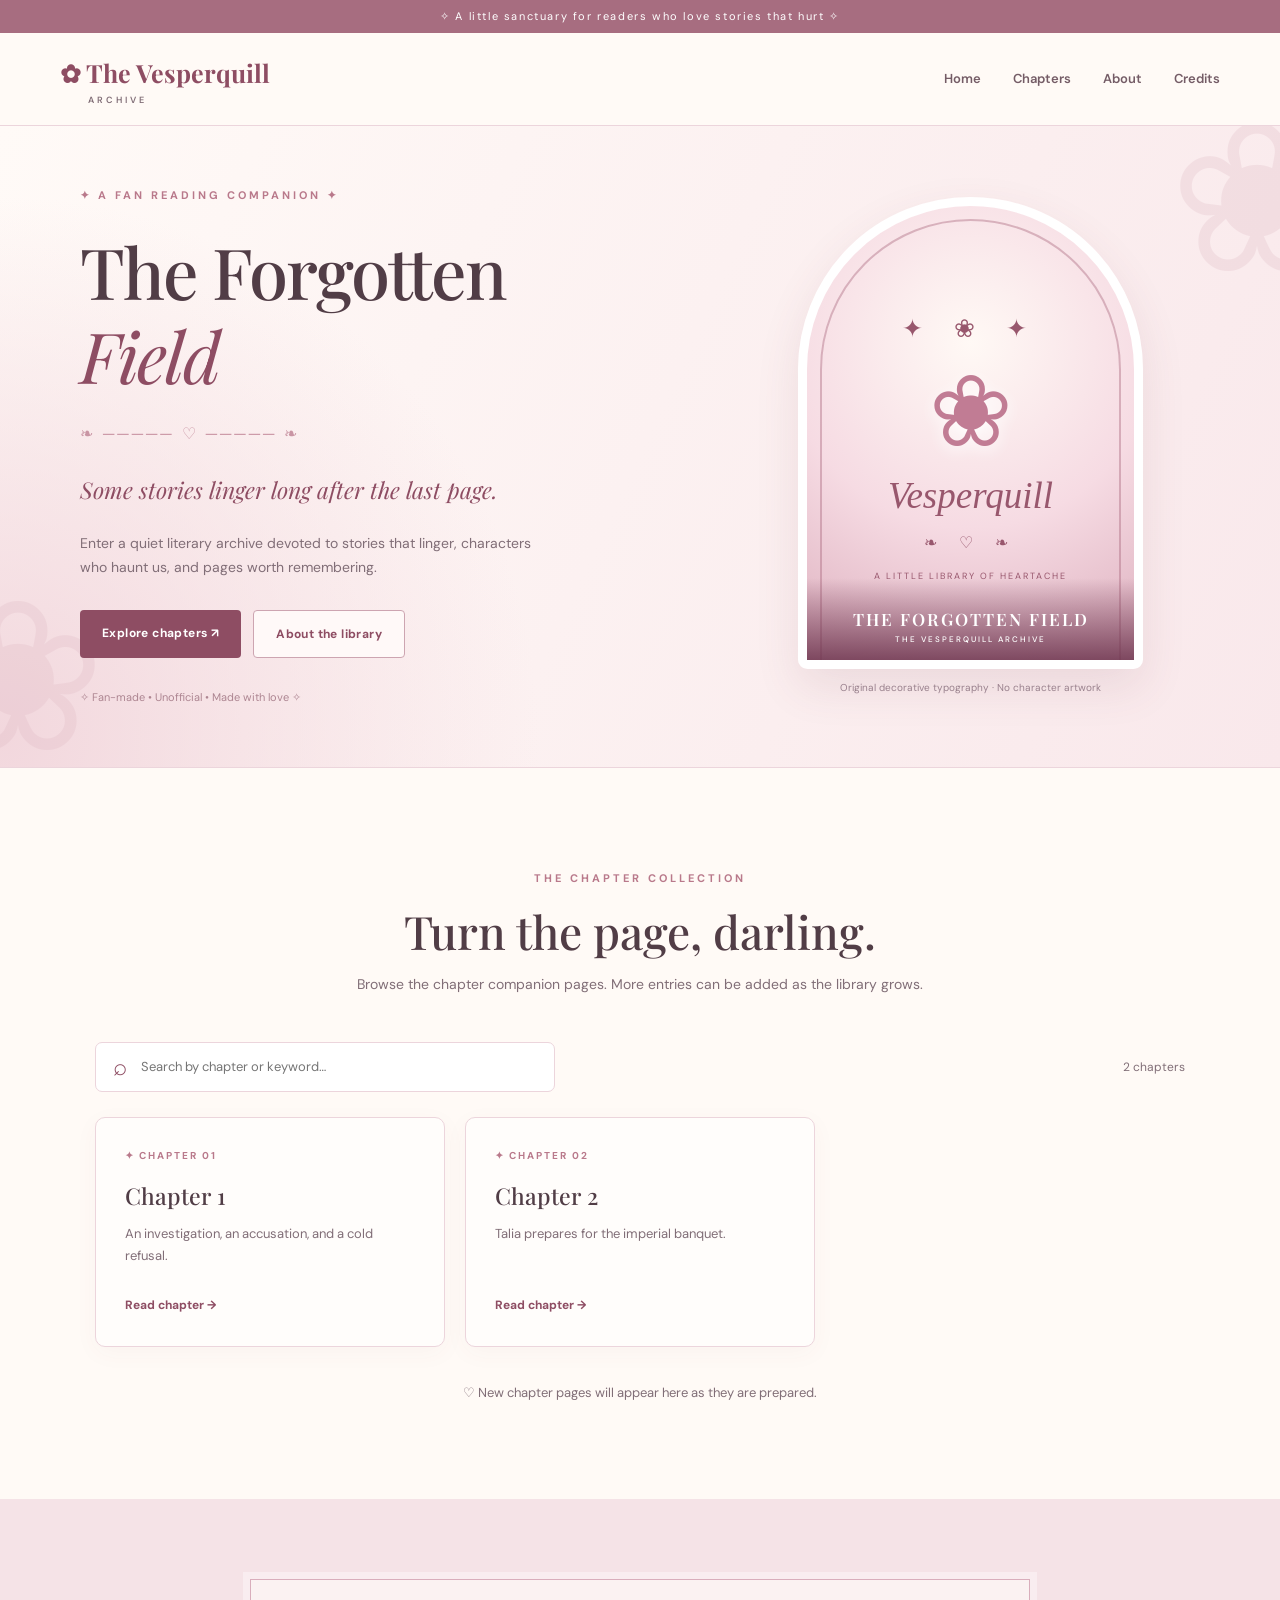
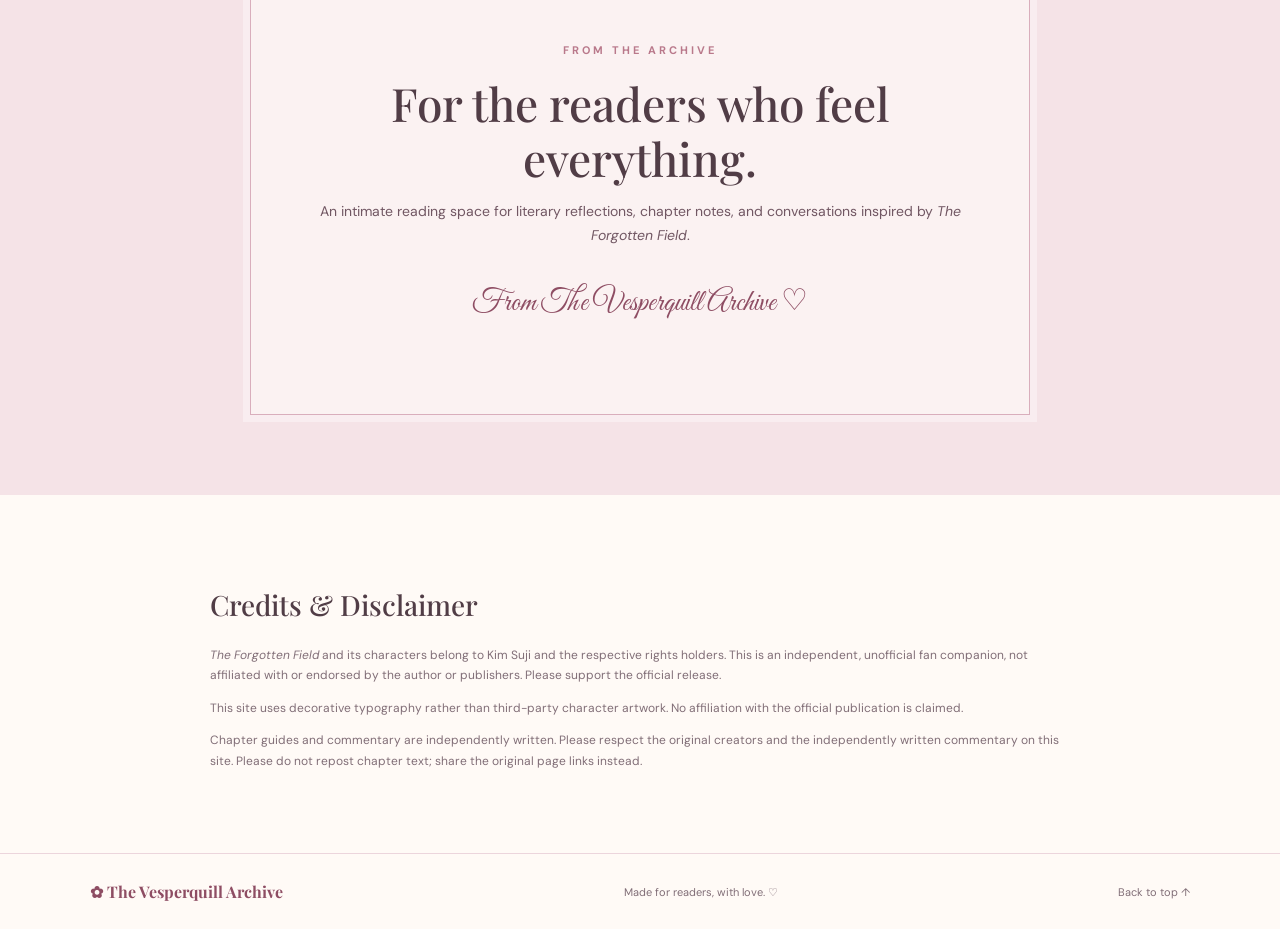
<file: index.html>
<!doctype html>
<html lang="en"><head><meta charset="utf-8"><meta name="viewport" content="width=device-width,initial-scale=1"><meta name="theme-color" content="#f8e9ed"><meta name="description" content="The Vesperquill Archive — an independent literary reading collection."><title>The Vesperquill Archive | The Forgotten Field</title><link rel="stylesheet" href="styles.css"></head>
<body><div class="announcement">✧ A little sanctuary for readers who love stories that hurt ✧</div><header class="header"><a class="brand" href="#home">✿ The Vesperquill <span>ARCHIVE</span></a><button id="menu" class="menu" aria-label="Toggle menu" aria-expanded="false">☰</button><nav id="nav"><a href="#home">Home</a><a href="#chapters">Chapters</a><a href="#about">About</a><a href="#credits">Credits</a></nav></header>
<main id="home"><section class="hero"><div class="hero-copy"><div class="eyebrow">✦ A FAN READING COMPANION ✦</div><h1>The Forgotten <em>Field</em></h1><div class="flourish">❧ ───── ♡ ───── ❧</div><p class="hero-lead">Some stories linger long after the last page.</p><p>Enter a quiet literary archive devoted to stories that linger, characters who haunt us, and pages worth remembering.</p><div class="actions"><a class="btn primary" href="#chapters">Explore chapters ↗</a><a class="btn secondary" href="#about">About the library</a></div><div class="mini">✧ Fan-made • Unofficial • Made with love ✧</div></div><div class="cover-wrap"><div class="cover-frame"><div class="ornate-art" aria-label="Decorative floral illustration"><span class="ornate-top">✦ ❀ ✦</span><span class="ornate-flower">❀</span><span class="ornate-name">Vesperquill</span><span class="ornate-line">❧ ♡ ❧</span><span class="ornate-bottom">A LITTLE LIBRARY OF HEARTACHE</span></div><div class="cover-label">THE FORGOTTEN FIELD <small>THE VESPERQUILL ARCHIVE</small></div></div><div class="cover-caption">Original decorative typography · No character artwork</div></div></section>
<section id="chapters" class="library"><div class="section-top"><span class="eyebrow">THE CHAPTER COLLECTION</span><h2>Turn the page, darling.</h2><p>Browse the chapter companion pages. More entries can be added as the library grows.</p></div><div class="controls"><label class="search"><span>⌕</span><input id="search" type="search" placeholder="Search by chapter or keyword…" aria-label="Search chapters"></label><span id="count" class="count">2 chapters</span></div><div id="chapter-grid" class="chapter-grid"></div><p id="empty" class="empty" hidden>No chapters match your search. Try another word ♡</p><div class="note">♡ New chapter pages will appear here as they are prepared.</div></section>
<section id="about" class="about"><div class="about-card"><span class="eyebrow">FROM THE ARCHIVE</span><h2>For the readers who feel everything.</h2><p>An intimate reading space for literary reflections, chapter notes, and conversations inspired by <em>The Forgotten Field</em>.</p><p class="signature">From The Vesperquill Archive ♡</p></div></section>
<section id="credits" class="credits"><h2>Credits & Disclaimer</h2><p><em>The Forgotten Field</em> and its characters belong to Kim Suji and the respective rights holders. This is an independent, unofficial fan companion, not affiliated with or endorsed by the author or publishers. Please support the official release.</p><p>This site uses decorative typography rather than third-party character artwork. No affiliation with the official publication is claimed.</p><p>Chapter guides and commentary are independently written. Please respect the original creators and the independently written commentary on this site. Please do not repost chapter text; share the original page links instead.</p></section></main><footer>✿ The Vesperquill Archive <span>Made for readers, with love. ♡</span><a href="#home">Back to top ↑</a></footer><script src="script.js"></script></body></html>
</file>
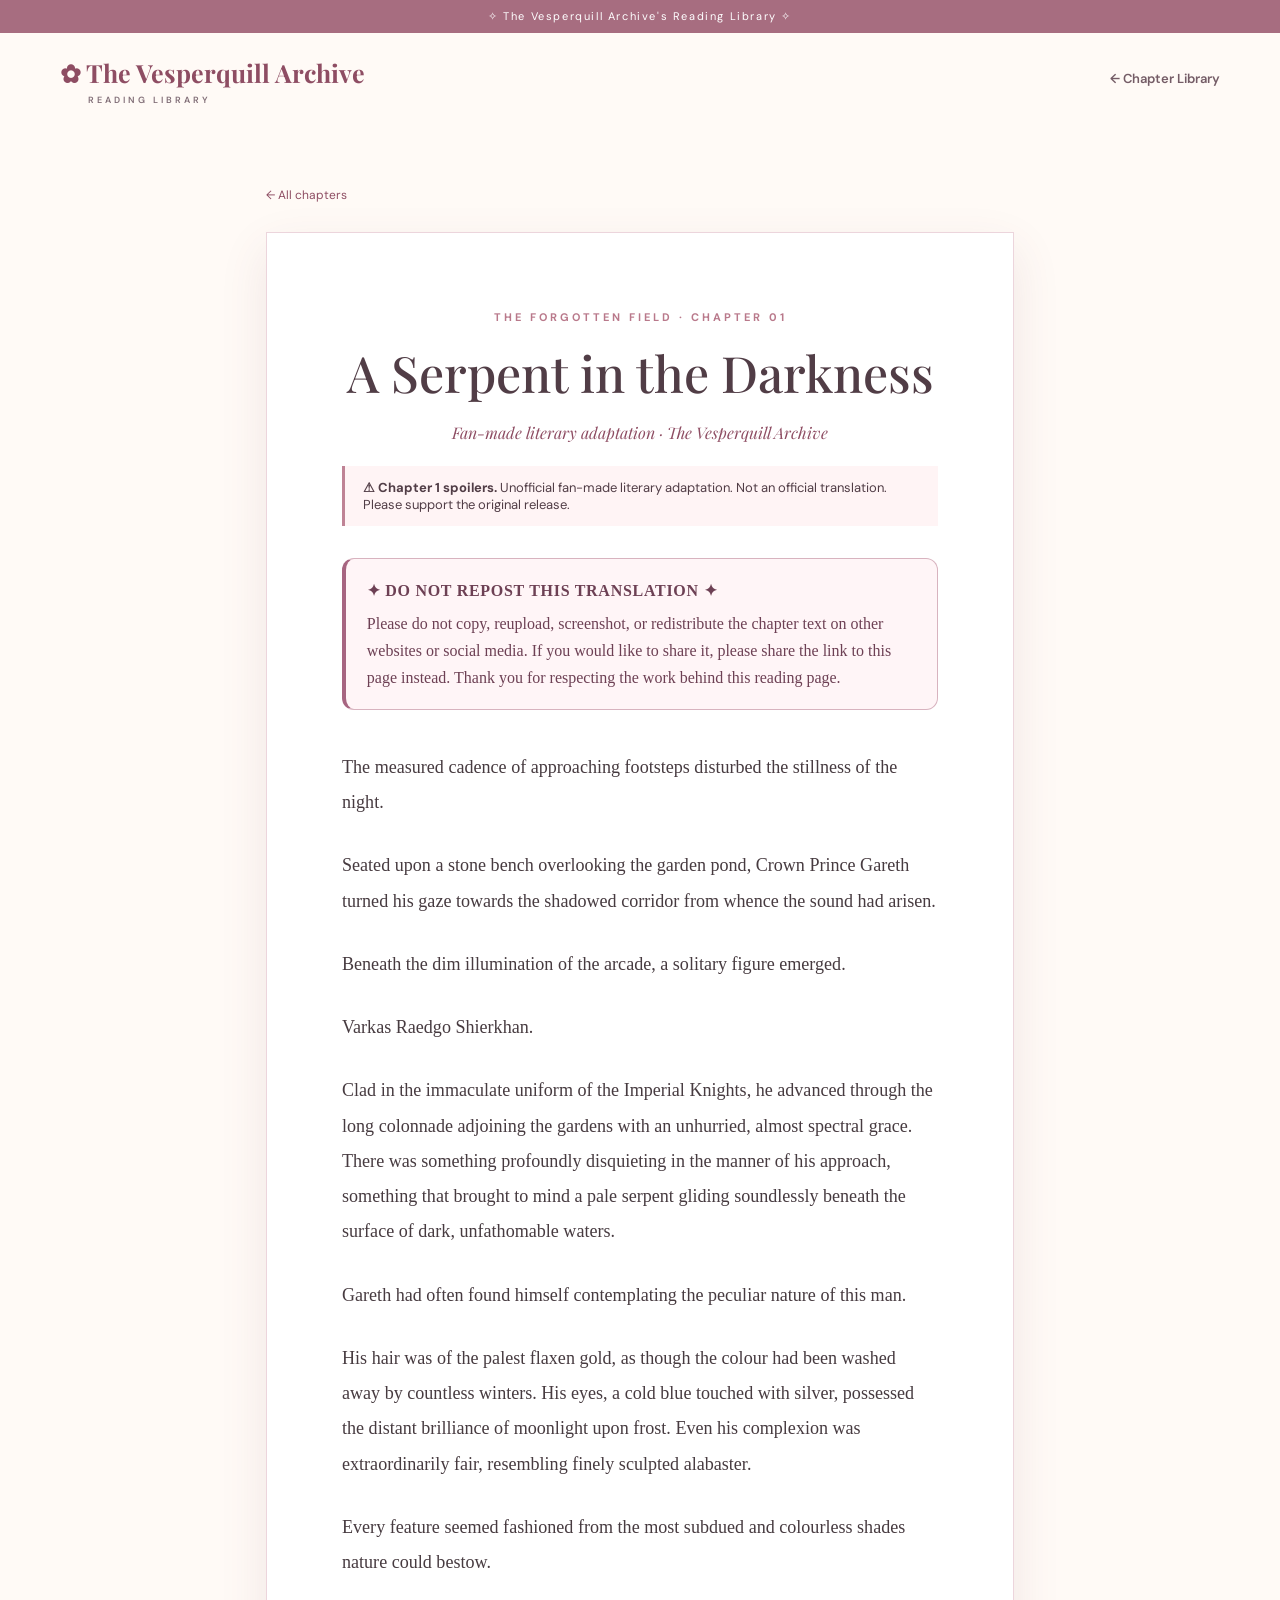
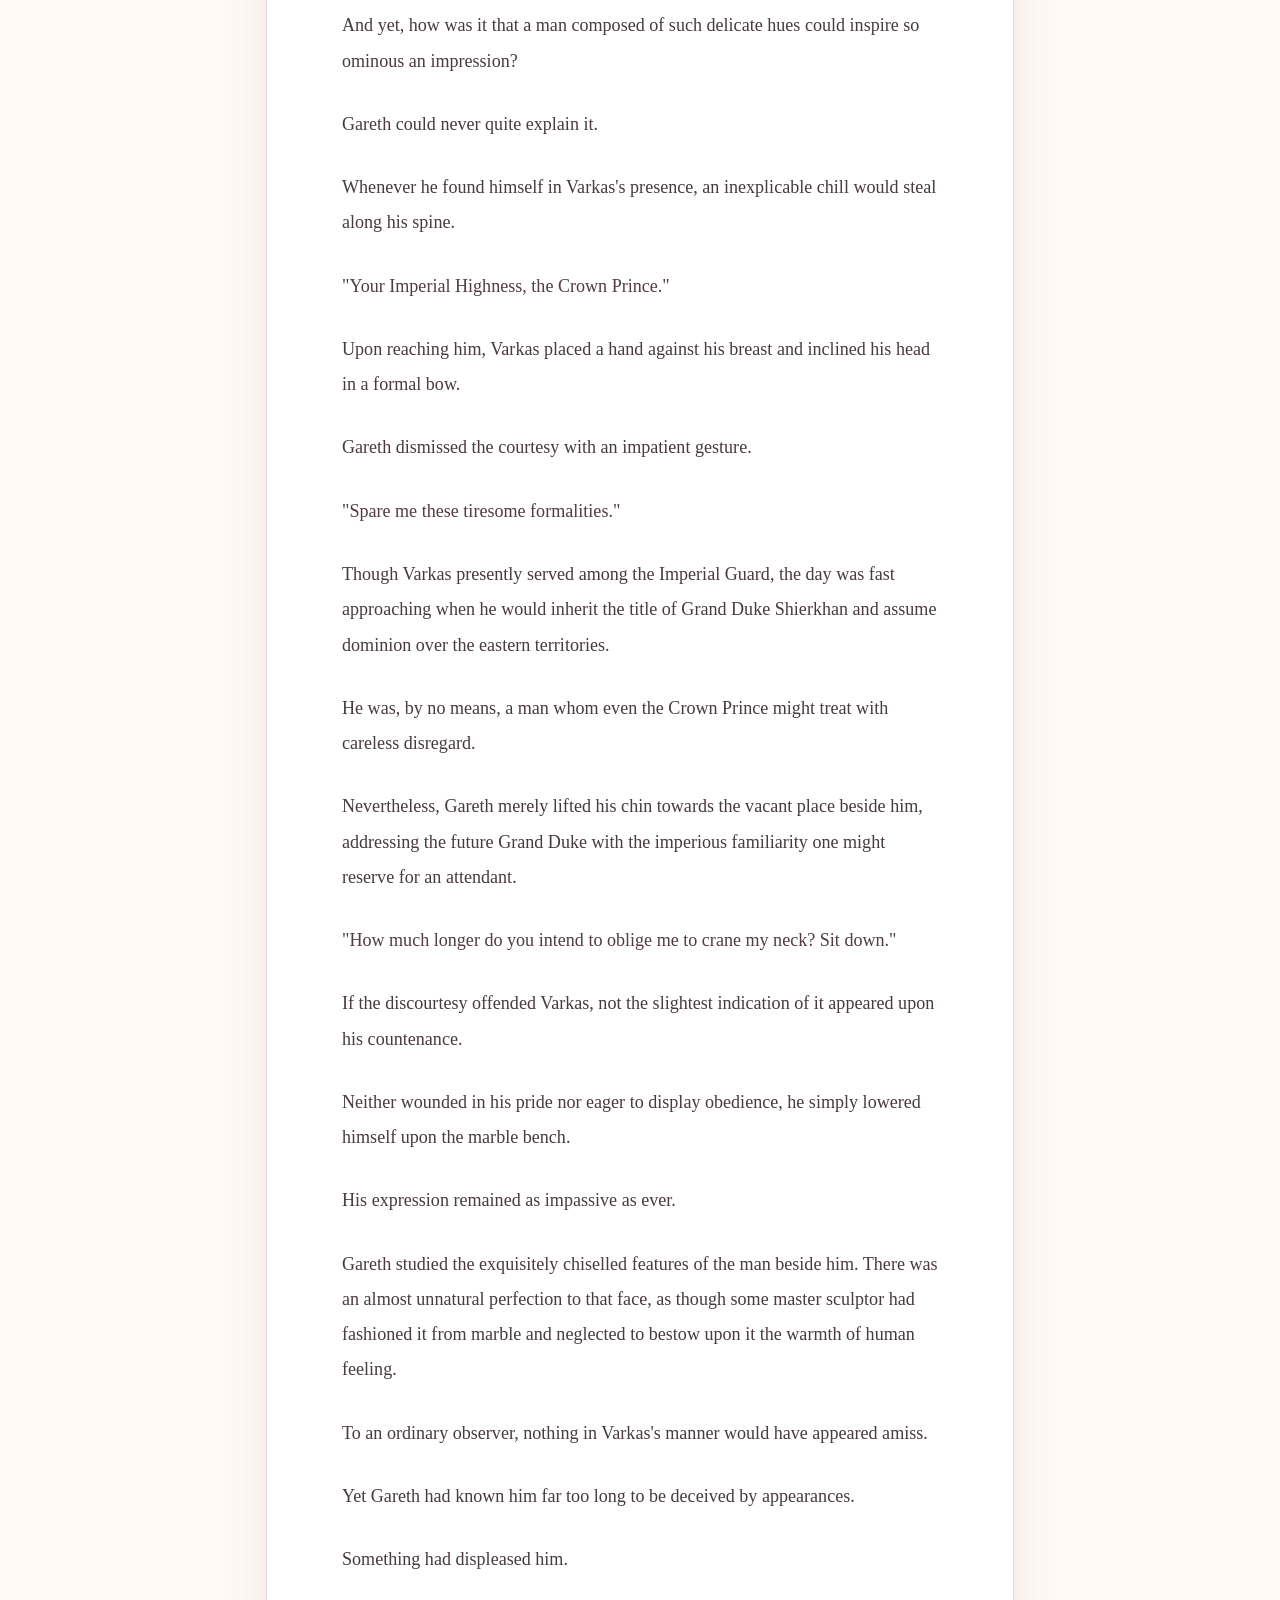
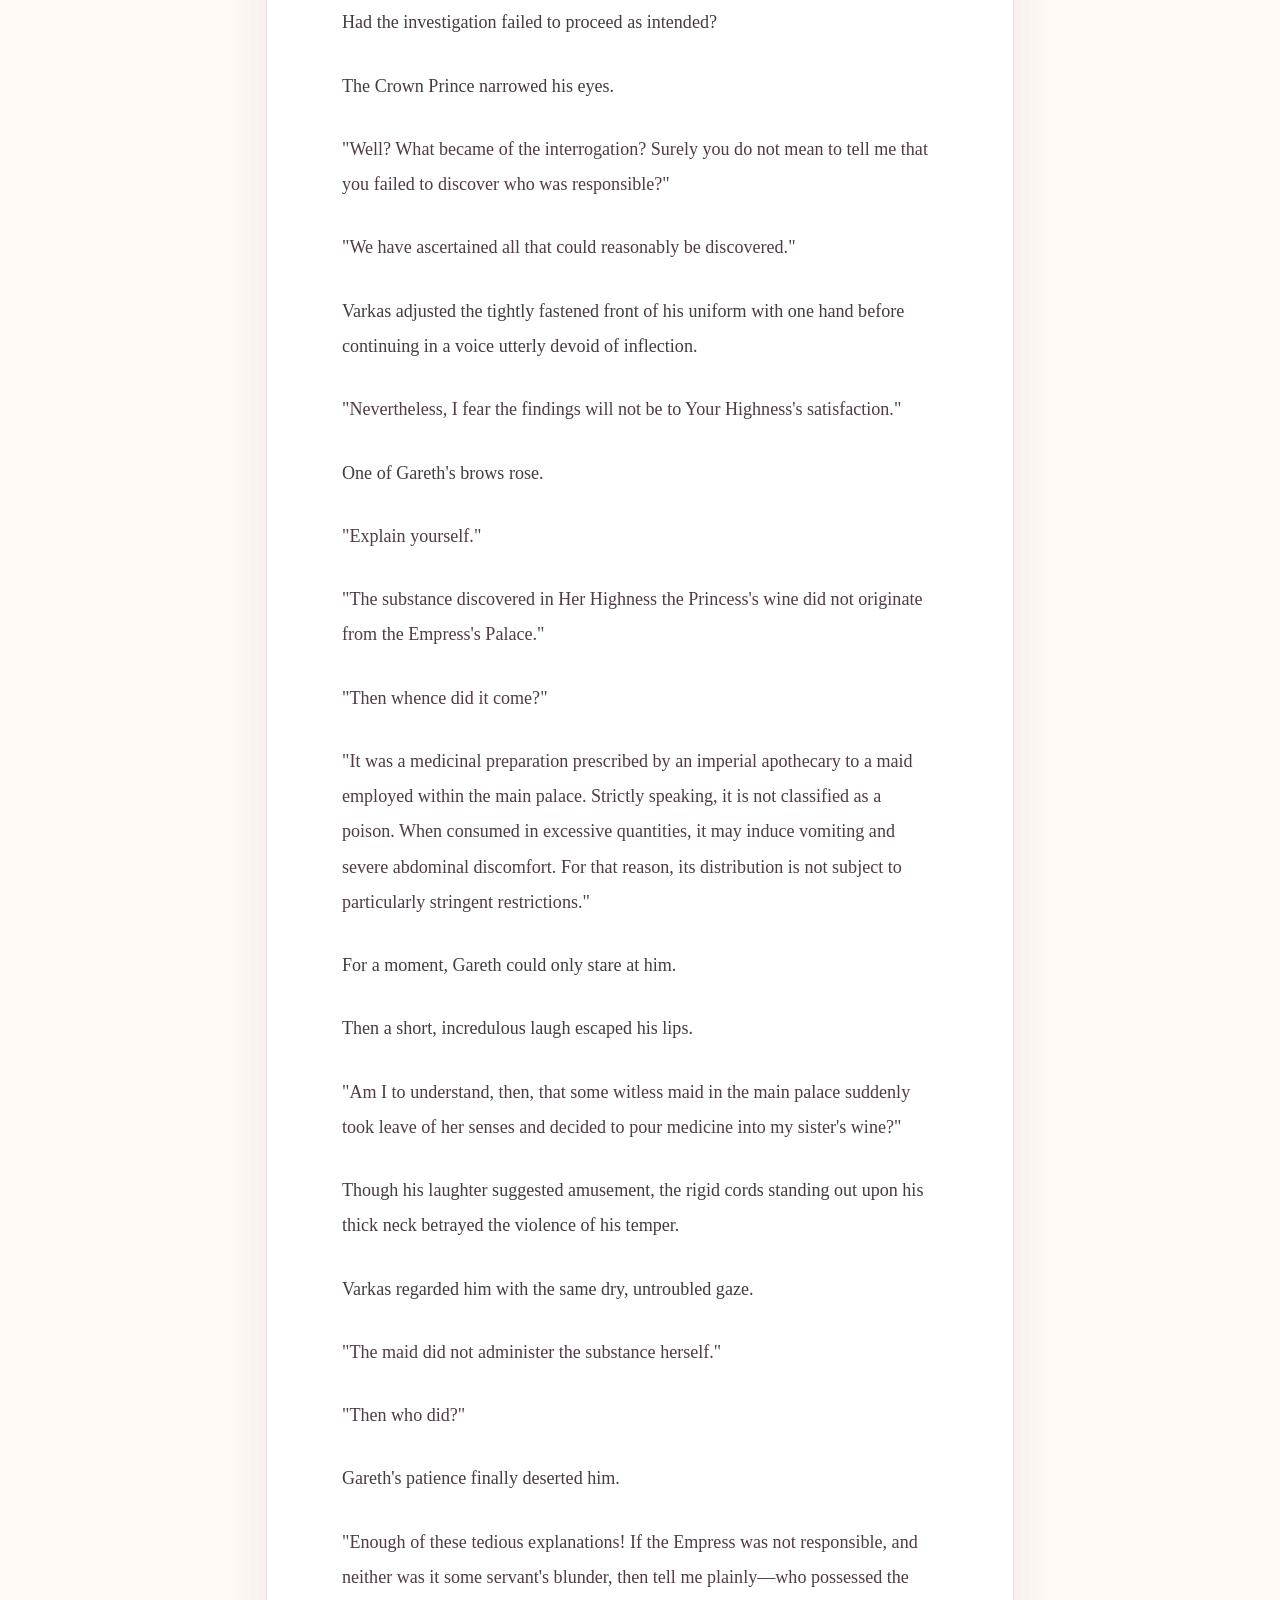
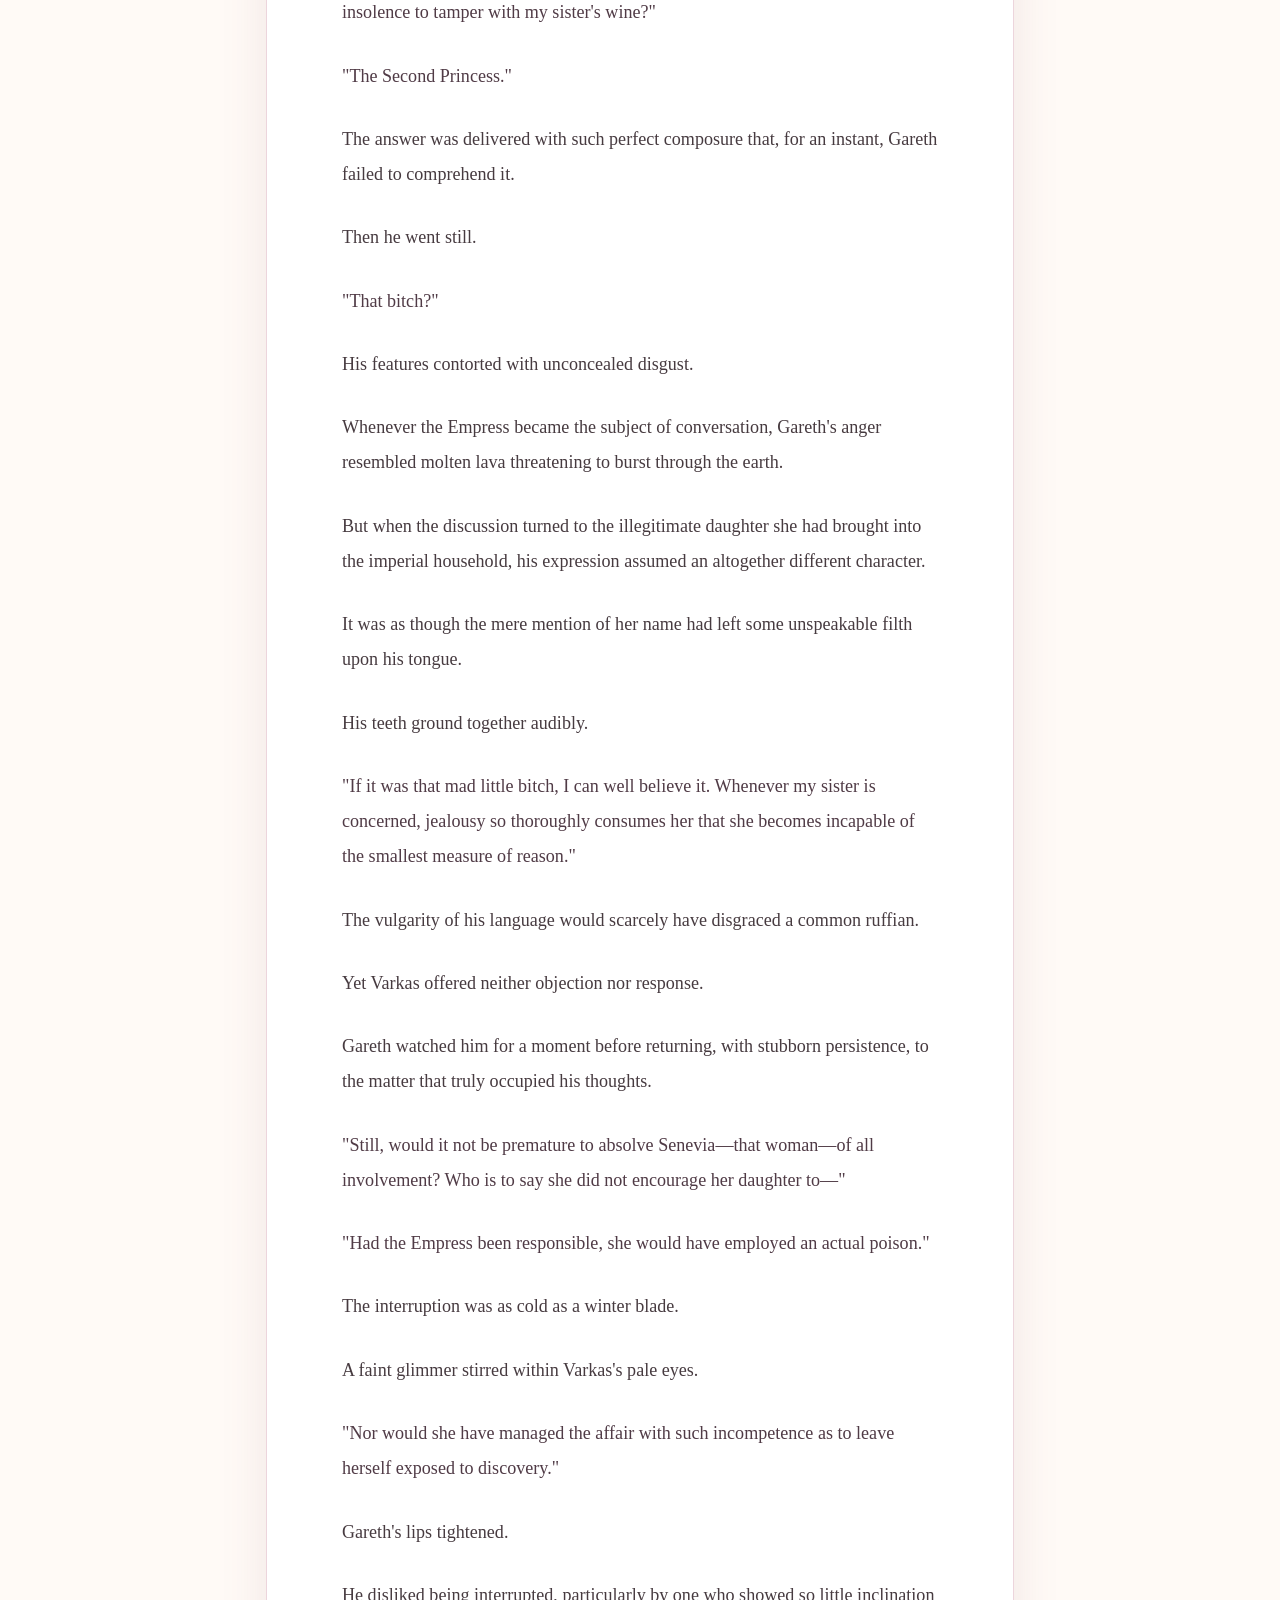
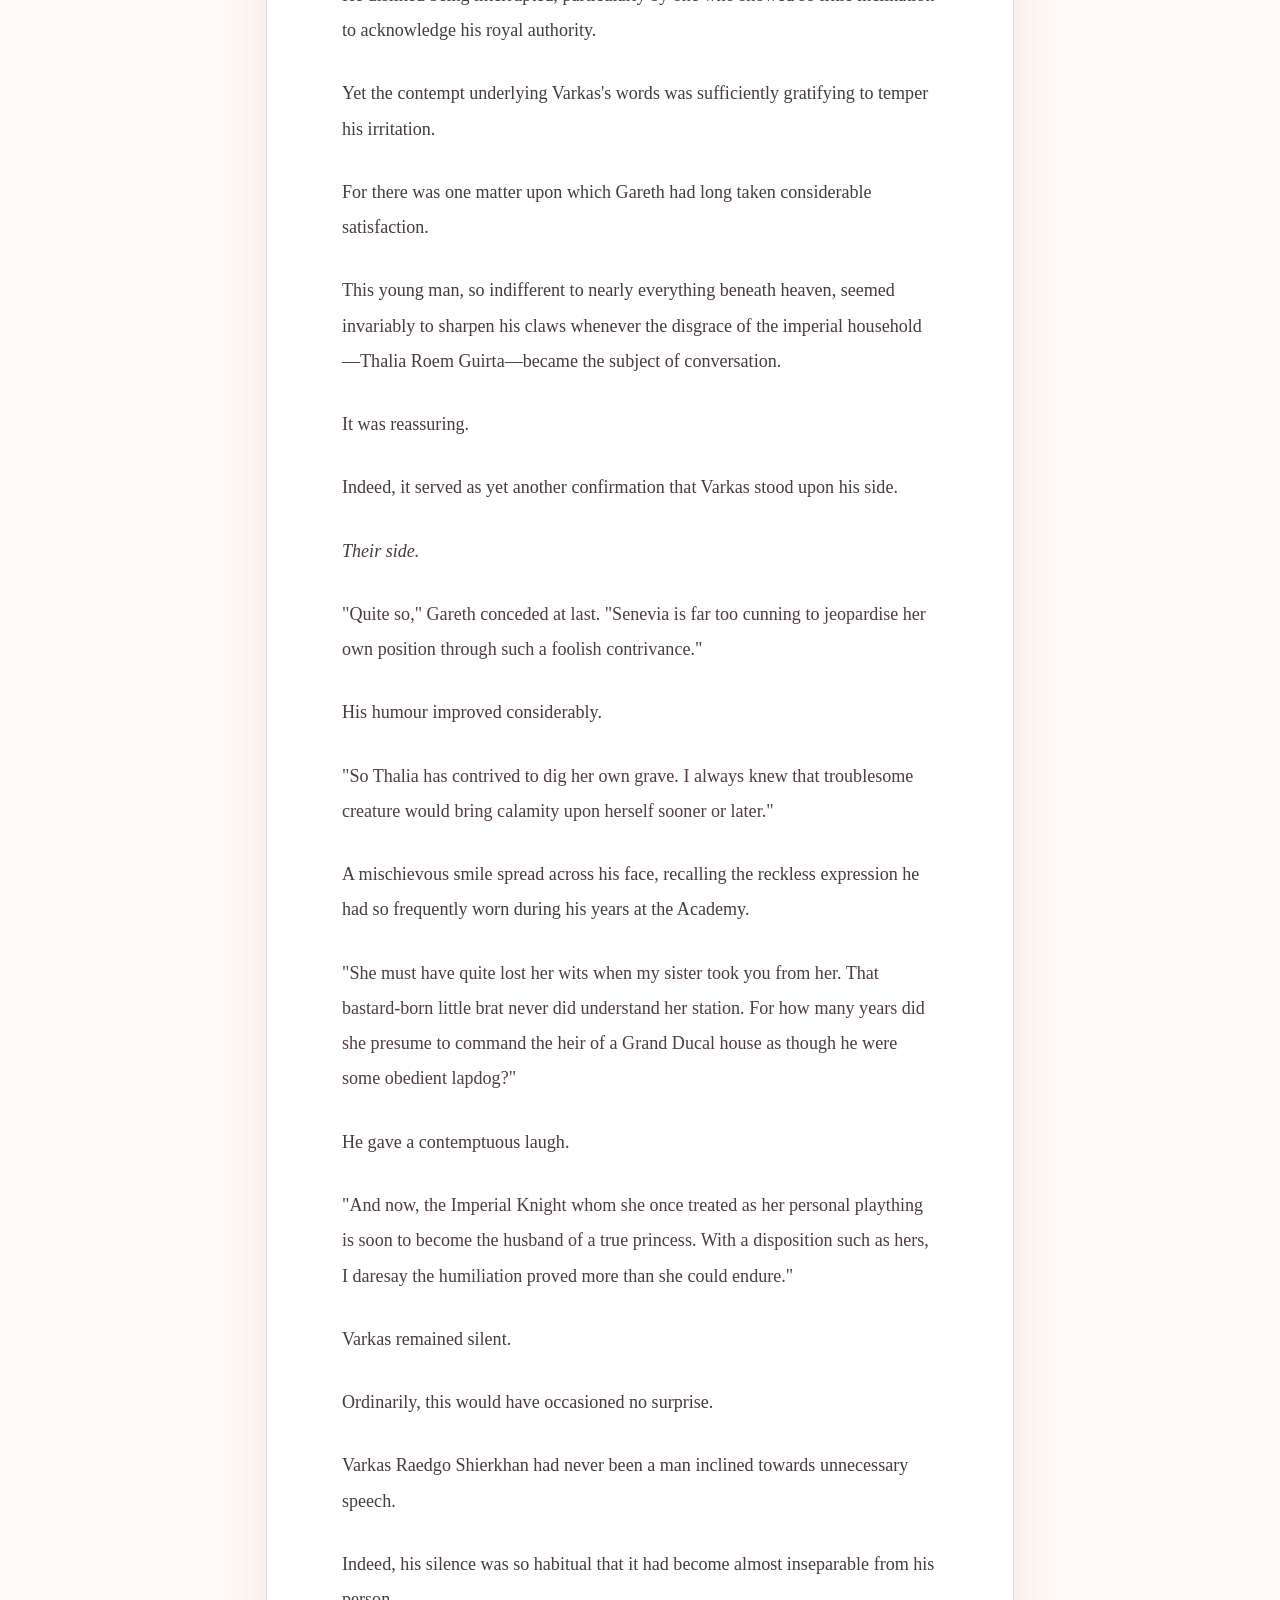
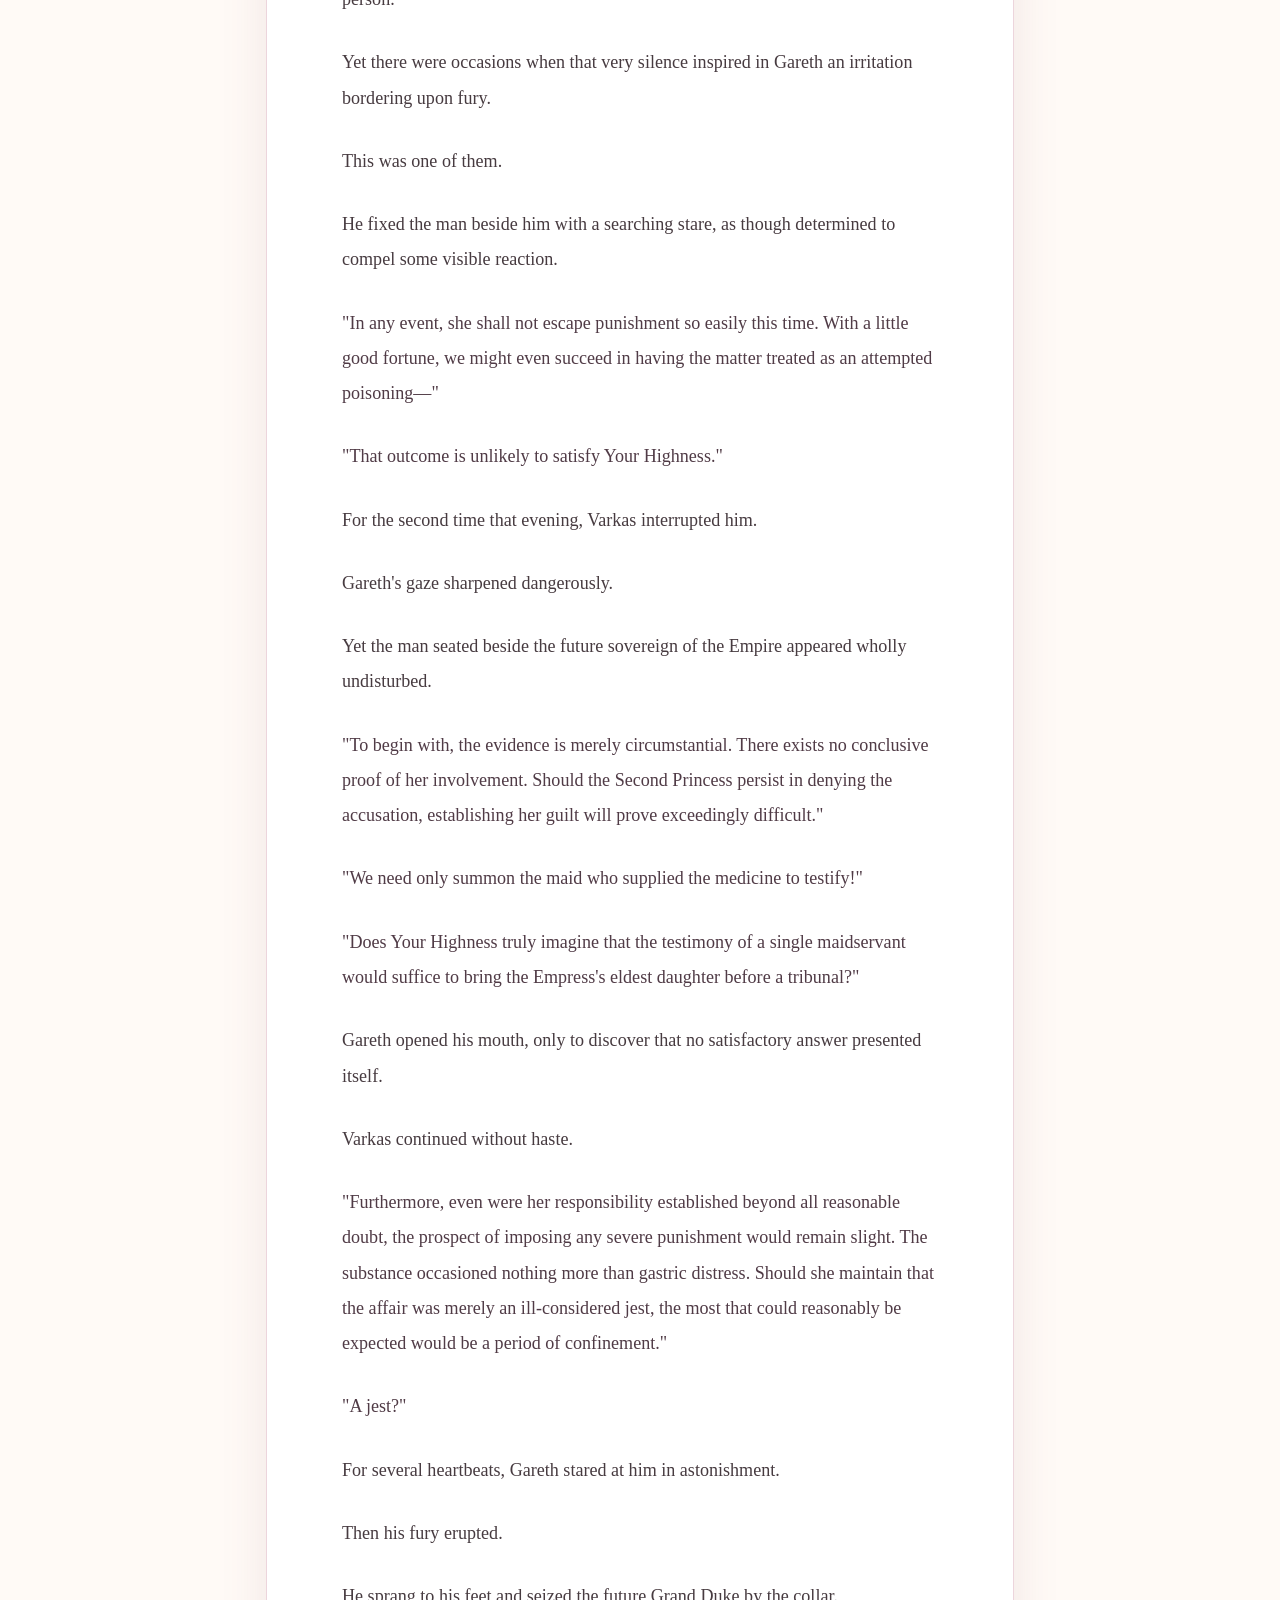
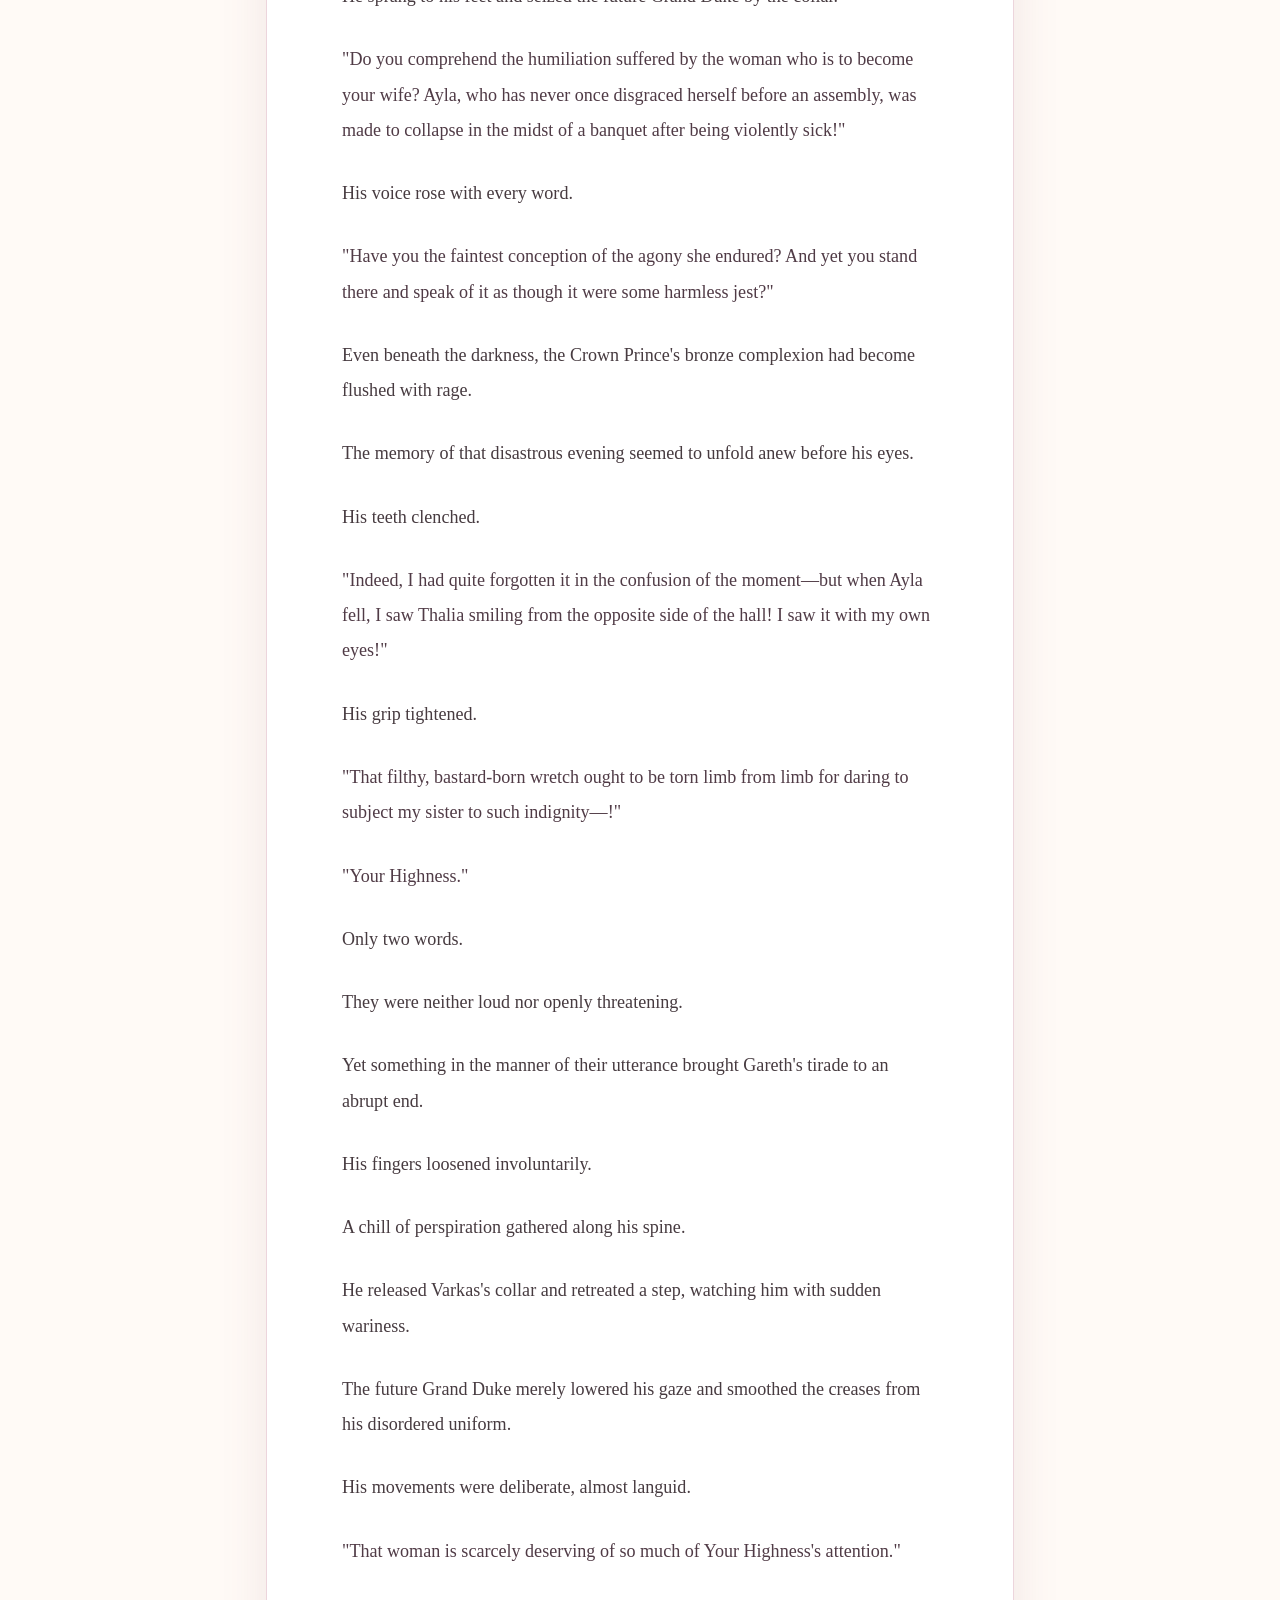
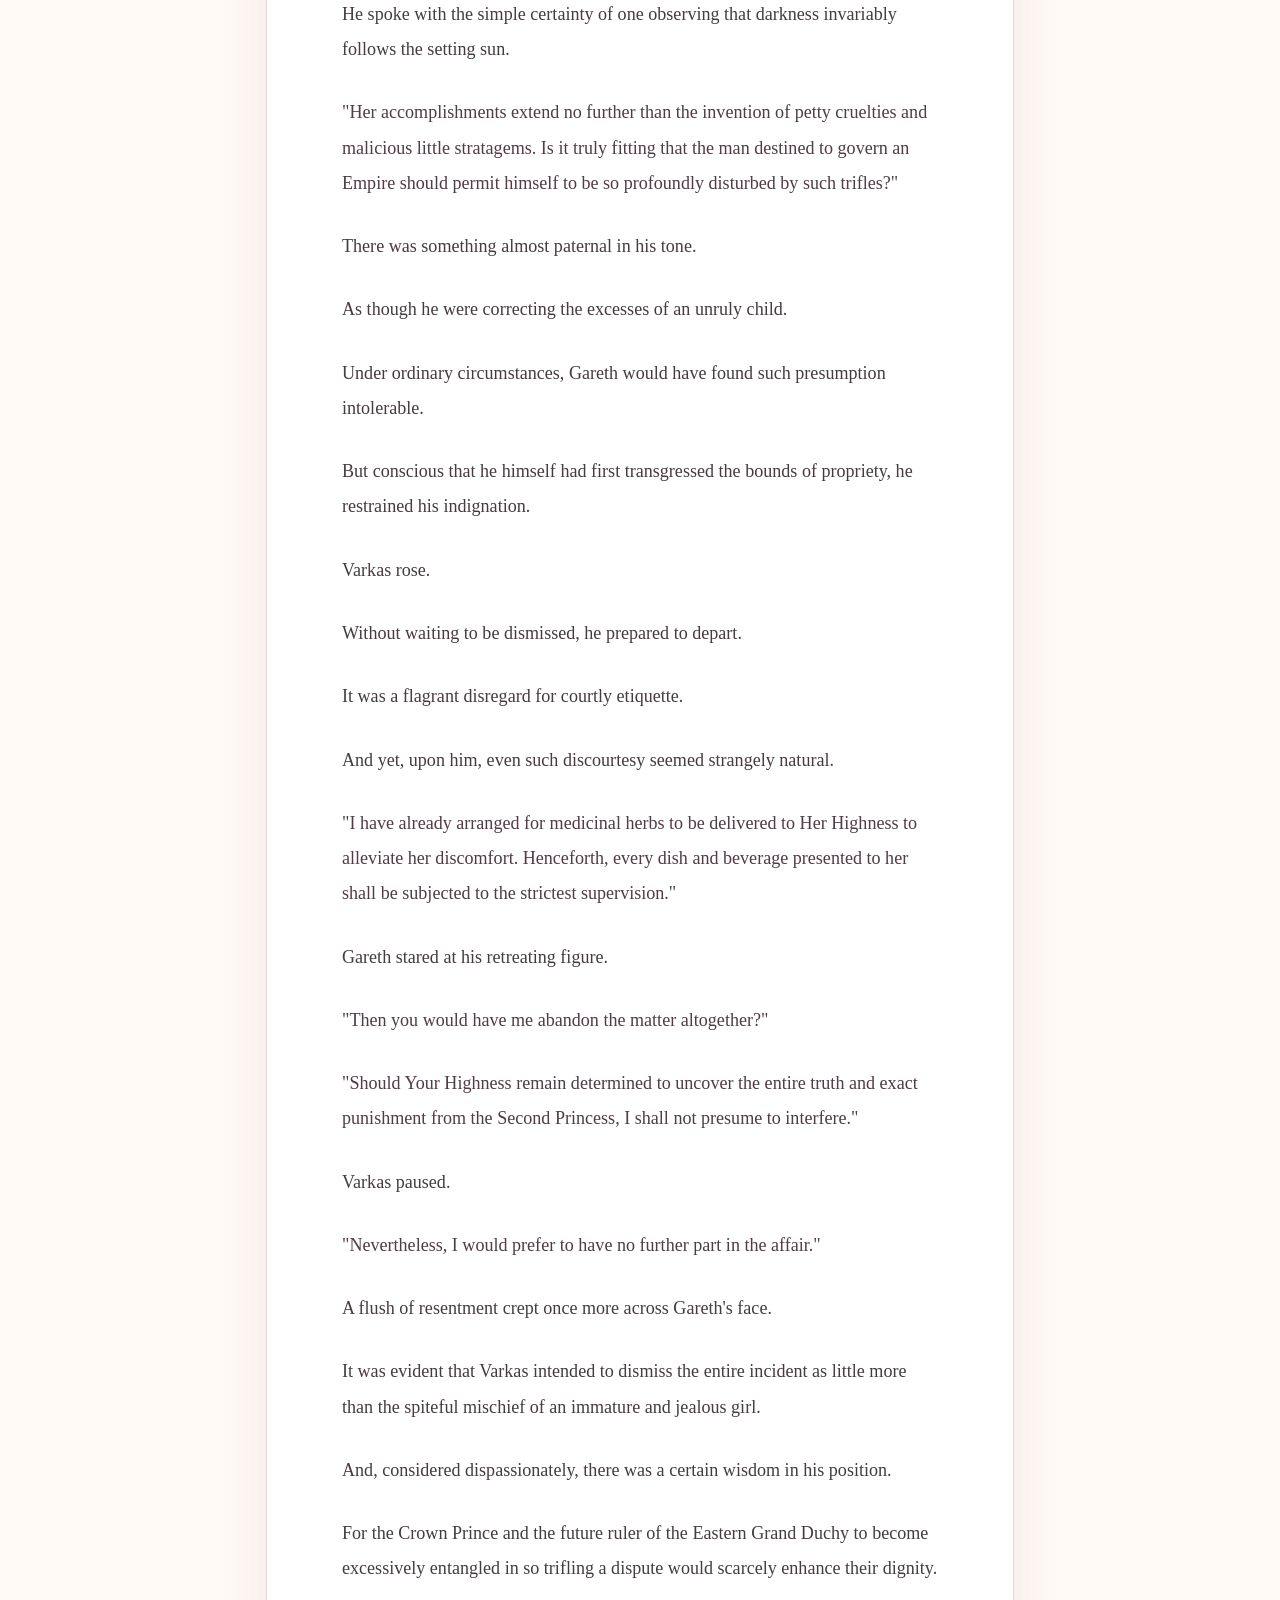
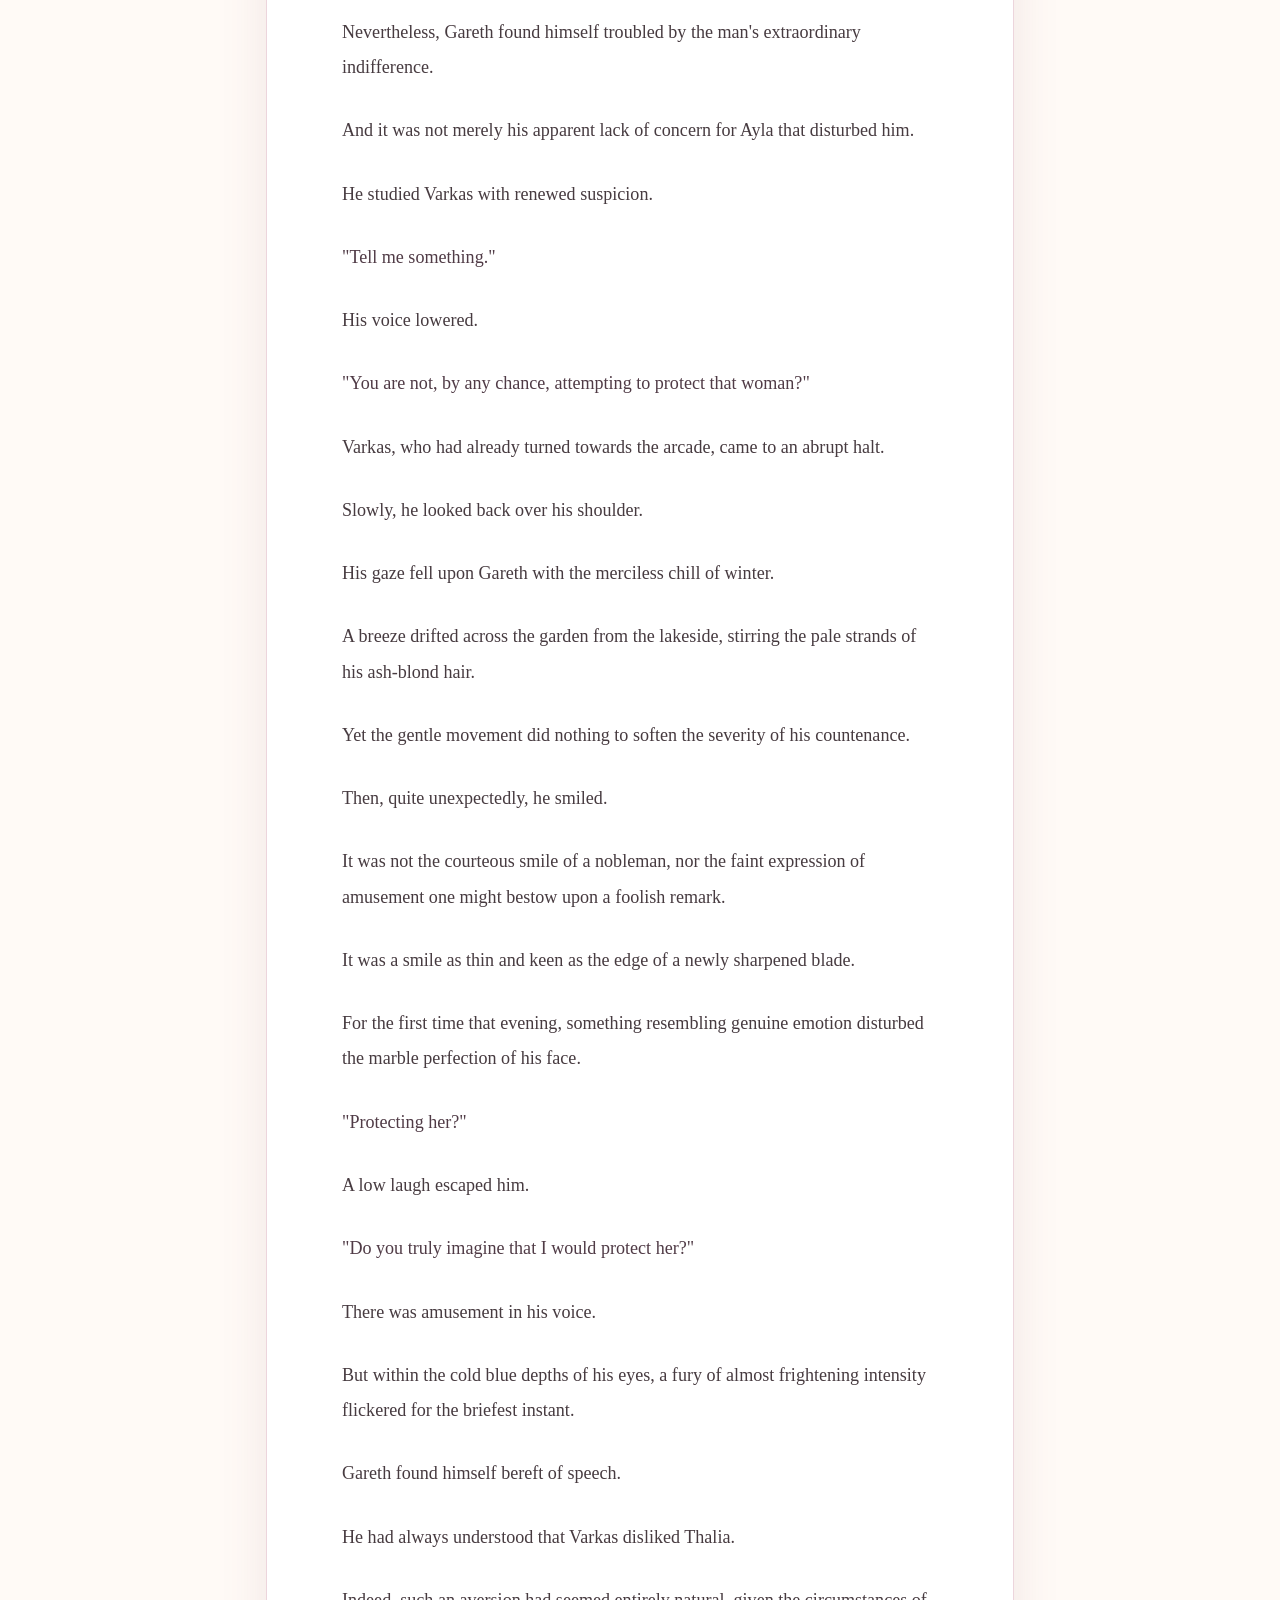
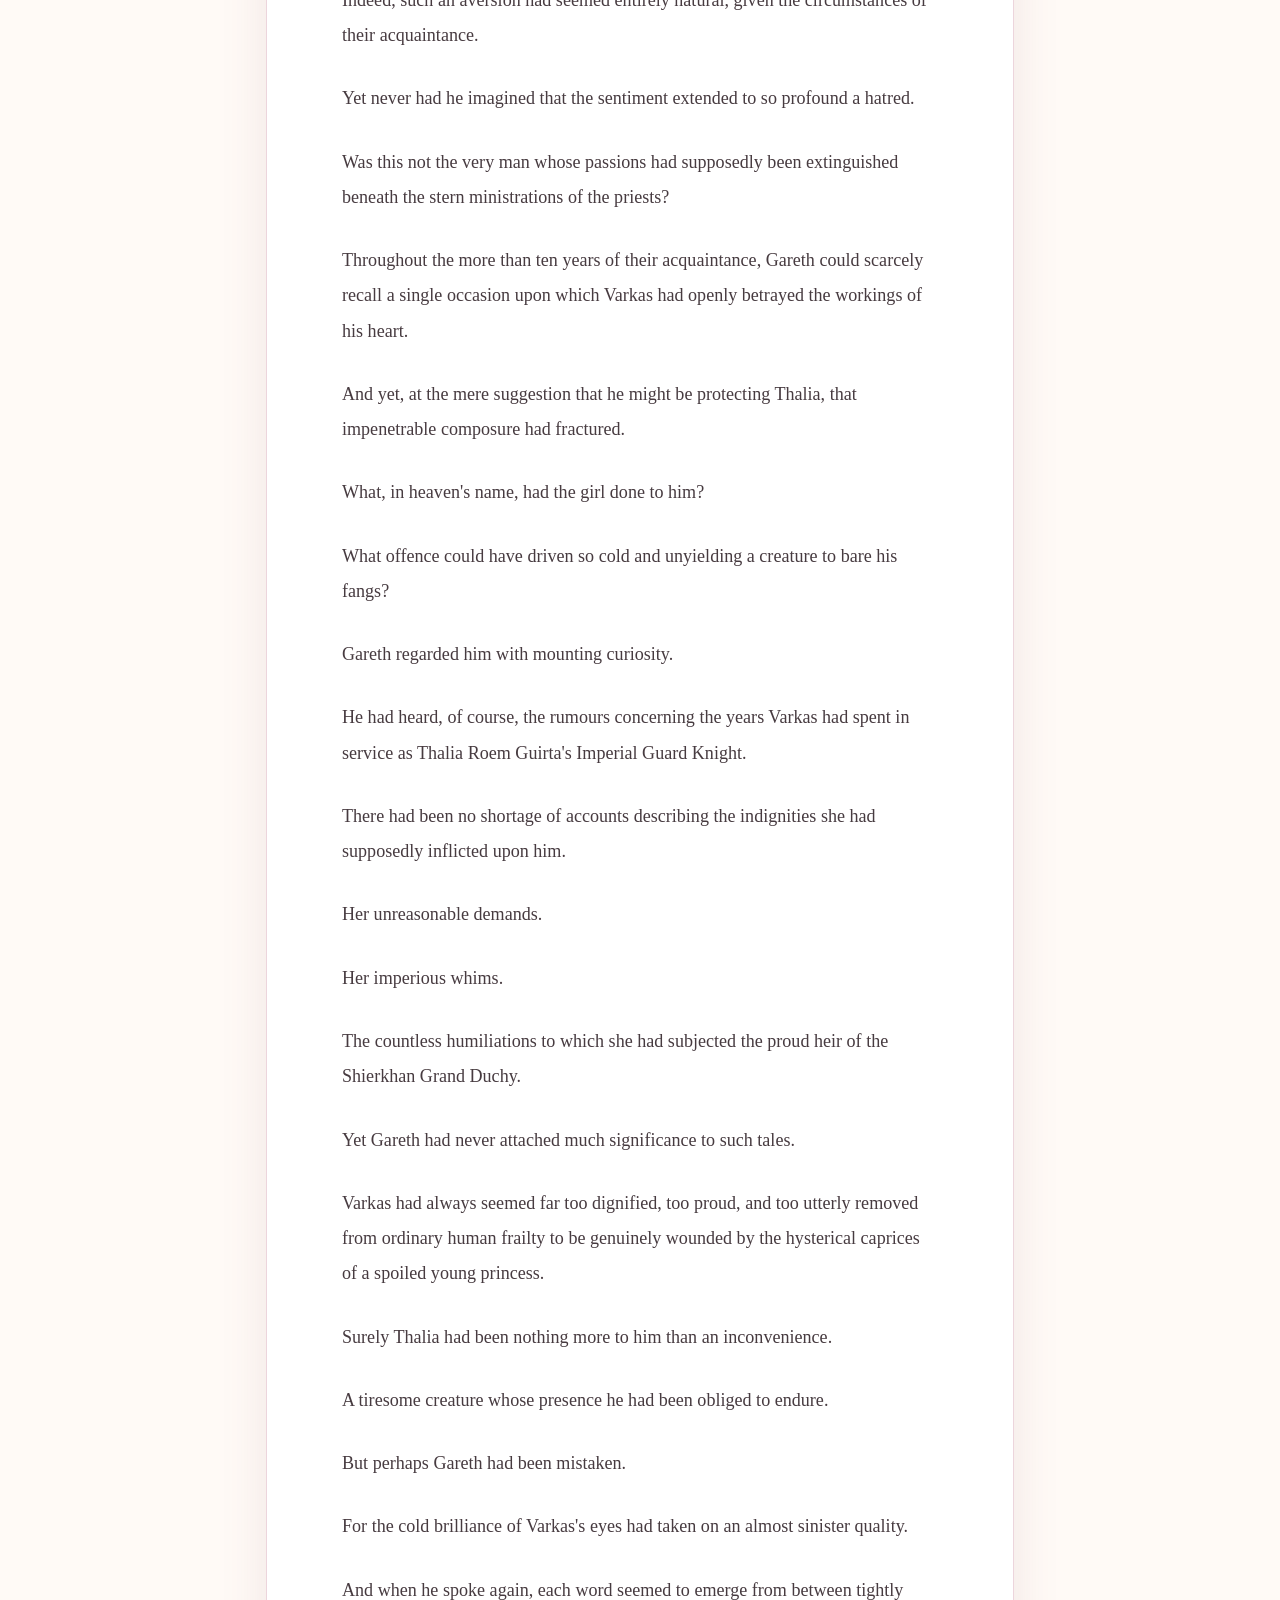
<file: chapters/chapter-1.html>
<!doctype html>
<html lang="en">
<head>
  <meta charset="utf-8">
  <meta name="viewport" content="width=device-width, initial-scale=1">
  <meta name="description" content="The Vesperquill Archive's Chapter 1 reading companion for The Forgotten Field: A Serpent in the Darkness.">
  <title>Chapter 1 | The Vesperquill Archive</title>
  <link rel="stylesheet" href="../styles.css">
  <style>
    .novel-reading {max-width: 670px; margin: 2.5rem auto 0; color: #473b40; font-family: Georgia, 'Times New Roman', serif; font-size: 1.13rem; line-height: 1.95;}
    .novel-reading p {margin: 0 0 1.55em;}
    .novel-reading h2 {font-size: 1.4rem; margin: 2.6rem 0 1.1rem; line-height: 1.35; color: #7e4960; font-weight: normal; text-align: center;}
    .novel-reading .scene-break {text-align:center; color:#bd8298; margin:2.2rem 0; letter-spacing:.6em;}
    .reader-panel {overflow-wrap:break-word;}
    .chapter-credit {font-size:.92rem; color:#926f7c; text-align:center; margin-top:1.5rem;}
    .novel-reading .dialogue{color:#503b46;} .novel-reading .thought{font-style:italic;} .novel-reading .ending{text-align:center;color:#87556b;font-variant:small-caps;letter-spacing:.1em;}
    @media(max-width:600px){.novel-reading{font-size:1.06rem;line-height:1.85;margin-top:1.5rem}}
  </style>
</head>
<body>
  <div class="announcement">✧ The Vesperquill Archive's Reading Library ✧</div>
  <header class="header">
    <a class="brand" href="../index.html">✿ The Vesperquill Archive <span>READING LIBRARY</span></a>
    <nav style="display:flex"><a href="../index.html#chapters">← Chapter Library</a></nav>
  </header>
  <main class="reader">
    <a class="reader-top" href="../index.html#chapters">← All chapters</a>
    <article class="reader-panel">
      <span class="eyebrow">THE FORGOTTEN FIELD · CHAPTER 01</span>
      <h1>A Serpent in the Darkness</h1>
      <p class="subtitle">Fan-made literary adaptation · The Vesperquill Archive</p>
      <div class="spoiler"><strong>⚠ Chapter 1 spoilers.</strong> Unofficial fan-made literary adaptation. Not an official translation. Please support the original release.</div>
      <aside class="repost-notice"><strong>✦ DO NOT REPOST THIS TRANSLATION ✦</strong>Please do not copy, reupload, screenshot, or redistribute the chapter text on other websites or social media. If you would like to share it, please share the link to this page instead. Thank you for respecting the work behind this reading page.</aside>
      <div class="novel-reading">
        <p>The measured cadence of approaching footsteps disturbed the stillness of the night.</p>
        <p>Seated upon a stone bench overlooking the garden pond, Crown Prince Gareth turned his gaze towards the shadowed corridor from whence the sound had arisen.</p>
        <p>Beneath the dim illumination of the arcade, a solitary figure emerged.</p>
        <p>Varkas Raedgo Shierkhan.</p>
        <p>Clad in the immaculate uniform of the Imperial Knights, he advanced through the long colonnade adjoining the gardens with an unhurried, almost spectral grace. There was something profoundly disquieting in the manner of his approach, something that brought to mind a pale serpent gliding soundlessly beneath the surface of dark, unfathomable waters.</p>
        <p>Gareth had often found himself contemplating the peculiar nature of this man.</p>
        <p>His hair was of the palest flaxen gold, as though the colour had been washed away by countless winters. His eyes, a cold blue touched with silver, possessed the distant brilliance of moonlight upon frost. Even his complexion was extraordinarily fair, resembling finely sculpted alabaster.</p>
        <p>Every feature seemed fashioned from the most subdued and colourless shades nature could bestow.</p>
        <p>And yet, how was it that a man composed of such delicate hues could inspire so ominous an impression?</p>
        <p>Gareth could never quite explain it.</p>
        <p>Whenever he found himself in Varkas's presence, an inexplicable chill would steal along his spine.</p>
        <p class="dialogue">"Your Imperial Highness, the Crown Prince."</p>
        <p>Upon reaching him, Varkas placed a hand against his breast and inclined his head in a formal bow.</p>
        <p>Gareth dismissed the courtesy with an impatient gesture.</p>
        <p class="dialogue">"Spare me these tiresome formalities."</p>
        <p>Though Varkas presently served among the Imperial Guard, the day was fast approaching when he would inherit the title of Grand Duke Shierkhan and assume dominion over the eastern territories.</p>
        <p>He was, by no means, a man whom even the Crown Prince might treat with careless disregard.</p>
        <p>Nevertheless, Gareth merely lifted his chin towards the vacant place beside him, addressing the future Grand Duke with the imperious familiarity one might reserve for an attendant.</p>
        <p class="dialogue">"How much longer do you intend to oblige me to crane my neck? Sit down."</p>
        <p>If the discourtesy offended Varkas, not the slightest indication of it appeared upon his countenance.</p>
        <p>Neither wounded in his pride nor eager to display obedience, he simply lowered himself upon the marble bench.</p>
        <p>His expression remained as impassive as ever.</p>
        <p>Gareth studied the exquisitely chiselled features of the man beside him. There was an almost unnatural perfection to that face, as though some master sculptor had fashioned it from marble and neglected to bestow upon it the warmth of human feeling.</p>
        <p>To an ordinary observer, nothing in Varkas's manner would have appeared amiss.</p>
        <p>Yet Gareth had known him far too long to be deceived by appearances.</p>
        <p>Something had displeased him.</p>
        <p>Had the investigation failed to proceed as intended?</p>
        <p>The Crown Prince narrowed his eyes.</p>
        <p class="dialogue">"Well? What became of the interrogation? Surely you do not mean to tell me that you failed to discover who was responsible?"</p>
        <p class="dialogue">"We have ascertained all that could reasonably be discovered."</p>
        <p>Varkas adjusted the tightly fastened front of his uniform with one hand before continuing in a voice utterly devoid of inflection.</p>
        <p class="dialogue">"Nevertheless, I fear the findings will not be to Your Highness's satisfaction."</p>
        <p>One of Gareth's brows rose.</p>
        <p class="dialogue">"Explain yourself."</p>
        <p class="dialogue">"The substance discovered in Her Highness the Princess's wine did not originate from the Empress's Palace."</p>
        <p class="dialogue">"Then whence did it come?"</p>
        <p class="dialogue">"It was a medicinal preparation prescribed by an imperial apothecary to a maid employed within the main palace. Strictly speaking, it is not classified as a poison. When consumed in excessive quantities, it may induce vomiting and severe abdominal discomfort. For that reason, its distribution is not subject to particularly stringent restrictions."</p>
        <p>For a moment, Gareth could only stare at him.</p>
        <p>Then a short, incredulous laugh escaped his lips.</p>
        <p class="dialogue">"Am I to understand, then, that some witless maid in the main palace suddenly took leave of her senses and decided to pour medicine into my sister's wine?"</p>
        <p>Though his laughter suggested amusement, the rigid cords standing out upon his thick neck betrayed the violence of his temper.</p>
        <p>Varkas regarded him with the same dry, untroubled gaze.</p>
        <p class="dialogue">"The maid did not administer the substance herself."</p>
        <p class="dialogue">"Then who did?"</p>
        <p>Gareth's patience finally deserted him.</p>
        <p class="dialogue">"Enough of these tedious explanations! If the Empress was not responsible, and neither was it some servant's blunder, then tell me plainly—who possessed the insolence to tamper with my sister's wine?"</p>
        <p class="dialogue">"The Second Princess."</p>
        <p>The answer was delivered with such perfect composure that, for an instant, Gareth failed to comprehend it.</p>
        <p>Then he went still.</p>
        <p class="dialogue">"That bitch?"</p>
        <p>His features contorted with unconcealed disgust.</p>
        <p>Whenever the Empress became the subject of conversation, Gareth's anger resembled molten lava threatening to burst through the earth.</p>
        <p>But when the discussion turned to the illegitimate daughter she had brought into the imperial household, his expression assumed an altogether different character.</p>
        <p>It was as though the mere mention of her name had left some unspeakable filth upon his tongue.</p>
        <p>His teeth ground together audibly.</p>
        <p class="dialogue">"If it was that mad little bitch, I can well believe it. Whenever my sister is concerned, jealousy so thoroughly consumes her that she becomes incapable of the smallest measure of reason."</p>
        <p>The vulgarity of his language would scarcely have disgraced a common ruffian.</p>
        <p>Yet Varkas offered neither objection nor response.</p>
        <p>Gareth watched him for a moment before returning, with stubborn persistence, to the matter that truly occupied his thoughts.</p>
        <p class="dialogue">"Still, would it not be premature to absolve Senevia—that woman—of all involvement? Who is to say she did not encourage her daughter to—"</p>
        <p class="dialogue">"Had the Empress been responsible, she would have employed an actual poison."</p>
        <p>The interruption was as cold as a winter blade.</p>
        <p>A faint glimmer stirred within Varkas's pale eyes.</p>
        <p class="dialogue">"Nor would she have managed the affair with such incompetence as to leave herself exposed to discovery."</p>
        <p>Gareth's lips tightened.</p>
        <p>He disliked being interrupted, particularly by one who showed so little inclination to acknowledge his royal authority.</p>
        <p>Yet the contempt underlying Varkas's words was sufficiently gratifying to temper his irritation.</p>
        <p>For there was one matter upon which Gareth had long taken considerable satisfaction.</p>
        <p>This young man, so indifferent to nearly everything beneath heaven, seemed invariably to sharpen his claws whenever the disgrace of the imperial household—Thalia Roem Guirta—became the subject of conversation.</p>
        <p>It was reassuring.</p>
        <p>Indeed, it served as yet another confirmation that Varkas stood upon his side.</p>
        <p class="thought">Their side.</p>
        <p class="dialogue">"Quite so," Gareth conceded at last. "Senevia is far too cunning to jeopardise her own position through such a foolish contrivance."</p>
        <p>His humour improved considerably.</p>
        <p class="dialogue">"So Thalia has contrived to dig her own grave. I always knew that troublesome creature would bring calamity upon herself sooner or later."</p>
        <p>A mischievous smile spread across his face, recalling the reckless expression he had so frequently worn during his years at the Academy.</p>
        <p class="dialogue">"She must have quite lost her wits when my sister took you from her. That bastard-born little brat never did understand her station. For how many years did she presume to command the heir of a Grand Ducal house as though he were some obedient lapdog?"</p>
        <p>He gave a contemptuous laugh.</p>
        <p class="dialogue">"And now, the Imperial Knight whom she once treated as her personal plaything is soon to become the husband of a true princess. With a disposition such as hers, I daresay the humiliation proved more than she could endure."</p>
        <p>Varkas remained silent.</p>
        <p>Ordinarily, this would have occasioned no surprise.</p>
        <p>Varkas Raedgo Shierkhan had never been a man inclined towards unnecessary speech.</p>
        <p>Indeed, his silence was so habitual that it had become almost inseparable from his person.</p>
        <p>Yet there were occasions when that very silence inspired in Gareth an irritation bordering upon fury.</p>
        <p>This was one of them.</p>
        <p>He fixed the man beside him with a searching stare, as though determined to compel some visible reaction.</p>
        <p class="dialogue">"In any event, she shall not escape punishment so easily this time. With a little good fortune, we might even succeed in having the matter treated as an attempted poisoning—"</p>
        <p class="dialogue">"That outcome is unlikely to satisfy Your Highness."</p>
        <p>For the second time that evening, Varkas interrupted him.</p>
        <p>Gareth's gaze sharpened dangerously.</p>
        <p>Yet the man seated beside the future sovereign of the Empire appeared wholly undisturbed.</p>
        <p class="dialogue">"To begin with, the evidence is merely circumstantial. There exists no conclusive proof of her involvement. Should the Second Princess persist in denying the accusation, establishing her guilt will prove exceedingly difficult."</p>
        <p class="dialogue">"We need only summon the maid who supplied the medicine to testify!"</p>
        <p class="dialogue">"Does Your Highness truly imagine that the testimony of a single maidservant would suffice to bring the Empress's eldest daughter before a tribunal?"</p>
        <p>Gareth opened his mouth, only to discover that no satisfactory answer presented itself.</p>
        <p>Varkas continued without haste.</p>
        <p class="dialogue">"Furthermore, even were her responsibility established beyond all reasonable doubt, the prospect of imposing any severe punishment would remain slight. The substance occasioned nothing more than gastric distress. Should she maintain that the affair was merely an ill-considered jest, the most that could reasonably be expected would be a period of confinement."</p>
        <p class="dialogue">"A jest?"</p>
        <p>For several heartbeats, Gareth stared at him in astonishment.</p>
        <p>Then his fury erupted.</p>
        <p>He sprang to his feet and seized the future Grand Duke by the collar.</p>
        <p class="dialogue">"Do you comprehend the humiliation suffered by the woman who is to become your wife? Ayla, who has never once disgraced herself before an assembly, was made to collapse in the midst of a banquet after being violently sick!"</p>
        <p>His voice rose with every word.</p>
        <p class="dialogue">"Have you the faintest conception of the agony she endured? And yet you stand there and speak of it as though it were some harmless jest?"</p>
        <p>Even beneath the darkness, the Crown Prince's bronze complexion had become flushed with rage.</p>
        <p>The memory of that disastrous evening seemed to unfold anew before his eyes.</p>
        <p>His teeth clenched.</p>
        <p class="dialogue">"Indeed, I had quite forgotten it in the confusion of the moment—but when Ayla fell, I saw Thalia smiling from the opposite side of the hall! I saw it with my own eyes!"</p>
        <p>His grip tightened.</p>
        <p class="dialogue">"That filthy, bastard-born wretch ought to be torn limb from limb for daring to subject my sister to such indignity—!"</p>
        <p class="dialogue">"Your Highness."</p>
        <p>Only two words.</p>
        <p>They were neither loud nor openly threatening.</p>
        <p>Yet something in the manner of their utterance brought Gareth's tirade to an abrupt end.</p>
        <p>His fingers loosened involuntarily.</p>
        <p>A chill of perspiration gathered along his spine.</p>
        <p>He released Varkas's collar and retreated a step, watching him with sudden wariness.</p>
        <p>The future Grand Duke merely lowered his gaze and smoothed the creases from his disordered uniform.</p>
        <p>His movements were deliberate, almost languid.</p>
        <p class="dialogue">"That woman is scarcely deserving of so much of Your Highness's attention."</p>
        <p>He spoke with the simple certainty of one observing that darkness invariably follows the setting sun.</p>
        <p class="dialogue">"Her accomplishments extend no further than the invention of petty cruelties and malicious little stratagems. Is it truly fitting that the man destined to govern an Empire should permit himself to be so profoundly disturbed by such trifles?"</p>
        <p>There was something almost paternal in his tone.</p>
        <p>As though he were correcting the excesses of an unruly child.</p>
        <p>Under ordinary circumstances, Gareth would have found such presumption intolerable.</p>
        <p>But conscious that he himself had first transgressed the bounds of propriety, he restrained his indignation.</p>
        <p>Varkas rose.</p>
        <p>Without waiting to be dismissed, he prepared to depart.</p>
        <p>It was a flagrant disregard for courtly etiquette.</p>
        <p>And yet, upon him, even such discourtesy seemed strangely natural.</p>
        <p class="dialogue">"I have already arranged for medicinal herbs to be delivered to Her Highness to alleviate her discomfort. Henceforth, every dish and beverage presented to her shall be subjected to the strictest supervision."</p>
        <p>Gareth stared at his retreating figure.</p>
        <p class="dialogue">"Then you would have me abandon the matter altogether?"</p>
        <p class="dialogue">"Should Your Highness remain determined to uncover the entire truth and exact punishment from the Second Princess, I shall not presume to interfere."</p>
        <p>Varkas paused.</p>
        <p class="dialogue">"Nevertheless, I would prefer to have no further part in the affair."</p>
        <p>A flush of resentment crept once more across Gareth's face.</p>
        <p>It was evident that Varkas intended to dismiss the entire incident as little more than the spiteful mischief of an immature and jealous girl.</p>
        <p>And, considered dispassionately, there was a certain wisdom in his position.</p>
        <p>For the Crown Prince and the future ruler of the Eastern Grand Duchy to become excessively entangled in so trifling a dispute would scarcely enhance their dignity.</p>
        <p>Nevertheless, Gareth found himself troubled by the man's extraordinary indifference.</p>
        <p>And it was not merely his apparent lack of concern for Ayla that disturbed him.</p>
        <p>He studied Varkas with renewed suspicion.</p>
        <p class="dialogue">"Tell me something."</p>
        <p>His voice lowered.</p>
        <p class="dialogue">"You are not, by any chance, attempting to protect that woman?"</p>
        <p>Varkas, who had already turned towards the arcade, came to an abrupt halt.</p>
        <p>Slowly, he looked back over his shoulder.</p>
        <p>His gaze fell upon Gareth with the merciless chill of winter.</p>
        <p>A breeze drifted across the garden from the lakeside, stirring the pale strands of his ash-blond hair.</p>
        <p>Yet the gentle movement did nothing to soften the severity of his countenance.</p>
        <p>Then, quite unexpectedly, he smiled.</p>
        <p>It was not the courteous smile of a nobleman, nor the faint expression of amusement one might bestow upon a foolish remark.</p>
        <p>It was a smile as thin and keen as the edge of a newly sharpened blade.</p>
        <p>For the first time that evening, something resembling genuine emotion disturbed the marble perfection of his face.</p>
        <p class="dialogue">"Protecting her?"</p>
        <p>A low laugh escaped him.</p>
        <p class="dialogue">"Do you truly imagine that I would protect her?"</p>
        <p>There was amusement in his voice.</p>
        <p>But within the cold blue depths of his eyes, a fury of almost frightening intensity flickered for the briefest instant.</p>
        <p>Gareth found himself bereft of speech.</p>
        <p>He had always understood that Varkas disliked Thalia.</p>
        <p>Indeed, such an aversion had seemed entirely natural, given the circumstances of their acquaintance.</p>
        <p>Yet never had he imagined that the sentiment extended to so profound a hatred.</p>
        <p>Was this not the very man whose passions had supposedly been extinguished beneath the stern ministrations of the priests?</p>
        <p>Throughout the more than ten years of their acquaintance, Gareth could scarcely recall a single occasion upon which Varkas had openly betrayed the workings of his heart.</p>
        <p>And yet, at the mere suggestion that he might be protecting Thalia, that impenetrable composure had fractured.</p>
        <p>What, in heaven's name, had the girl done to him?</p>
        <p>What offence could have driven so cold and unyielding a creature to bare his fangs?</p>
        <p>Gareth regarded him with mounting curiosity.</p>
        <p>He had heard, of course, the rumours concerning the years Varkas had spent in service as Thalia Roem Guirta's Imperial Guard Knight.</p>
        <p>There had been no shortage of accounts describing the indignities she had supposedly inflicted upon him.</p>
        <p>Her unreasonable demands.</p>
        <p>Her imperious whims.</p>
        <p>The countless humiliations to which she had subjected the proud heir of the Shierkhan Grand Duchy.</p>
        <p>Yet Gareth had never attached much significance to such tales.</p>
        <p>Varkas had always seemed far too dignified, too proud, and too utterly removed from ordinary human frailty to be genuinely wounded by the hysterical caprices of a spoiled young princess.</p>
        <p>Surely Thalia had been nothing more to him than an inconvenience.</p>
        <p>A tiresome creature whose presence he had been obliged to endure.</p>
        <p>But perhaps Gareth had been mistaken.</p>
        <p>For the cold brilliance of Varkas's eyes had taken on an almost sinister quality.</p>
        <p>And when he spoke again, each word seemed to emerge from between tightly clenched teeth.</p>
        <p class="dialogue">"I simply wish never to have anything to do with that woman again."</p>
        <p>There was a dreadful finality to the declaration.</p>
        <p>Varkas offered no further explanation.</p>
        <p>Nor did he linger to observe the Crown Prince's reaction.</p>
        <p>He merely turned away and proceeded down the shadowed arcade, retracing the path by which he had come.</p>
        <p>Gareth remained where he stood, watching the pale figure disappear into the darkness.</p>
        <p>There was something unnervingly fluid about the man's retreating silhouette.</p>
        <p>Like a water serpent gliding across the blackened surface of a moonless lake, he seemed to vanish without so much as a whisper.</p>
        <p>For a long moment, the Crown Prince stood in contemplation.</p>
        <p>Then, slowly, one corner of his mouth curved upwards.</p>
        <p class="thought">Thalia…</p>
        <p class="thought">Whatever it was that you did to him, I cannot pretend to understand it.</p>
        <p class="thought">But this suits my purposes exceedingly well.</p>
        <p>For Varkas Raedgo Shierkhan was destined to become one of the most formidable pillars of Gareth's future reign.</p>
        <p>And if the man who ought to be his strongest ally harboured so bitter an enmity towards the very woman Gareth himself despised, then surely their alliance could only be strengthened.</p>
        <p>The thought pleased him immensely.</p>
        <p>With satisfaction settling upon his features, the Crown Prince at last rose from the garden bench.</p>
        <p>The night had grown quiet once more.</p>
        <div class="scene-break">✧ ♡ ✧</div>
        <p class="ending">End of Chapter One</p>
      </div>
      <p class="chapter-credit">✿ The Vesperquill Archive · A little library of heartache ♡</p>
      <div class="reader-disclaimer">Unofficial fan-made literary adaptation; the text has been rephrased for readability and atmosphere. <em>The Forgotten Field</em> is the work of Kim Suji; rights to the original novel, characters and any official artwork belong to their respective rights holders. No original manhwa artwork is used on this page. Please support the official release.</div>
      <aside class="repost-notice"><strong>✦ DO NOT REPOST THIS TRANSLATION ✦</strong>Please do not copy, reupload, screenshot, or redistribute the chapter text on other websites or social media. If you would like to share it, please share the link to this page instead. Thank you for respecting the work behind this reading page.</aside>
      <section class="chapter-comments" aria-label="Reader comments"><h2>✧ Reader Comments</h2><p>Share your thoughts about this chapter! Please be respectful, and mark spoilers for later chapters.</p><div id="giscus-comments"><p id="comments-setup-note" class="comments-setup">Comments will open after the site owner connects GitHub Discussions. Readers will sign in with GitHub to participate.</p></div></section>
      <div class="reader-nav"><span class="disabled">← Previous chapter</span><a href="../index.html#chapters">Chapter library →</a></div>
    </article>
  </main>
  <footer>✿ The Vesperquill Archive <span>Made for readers, with love. ♡</span><a href="../index.html">Home ↑</a></footer>
<script src="../comments-config.js"></script><script src="../comments.js"></script></body>
</html>
</file>
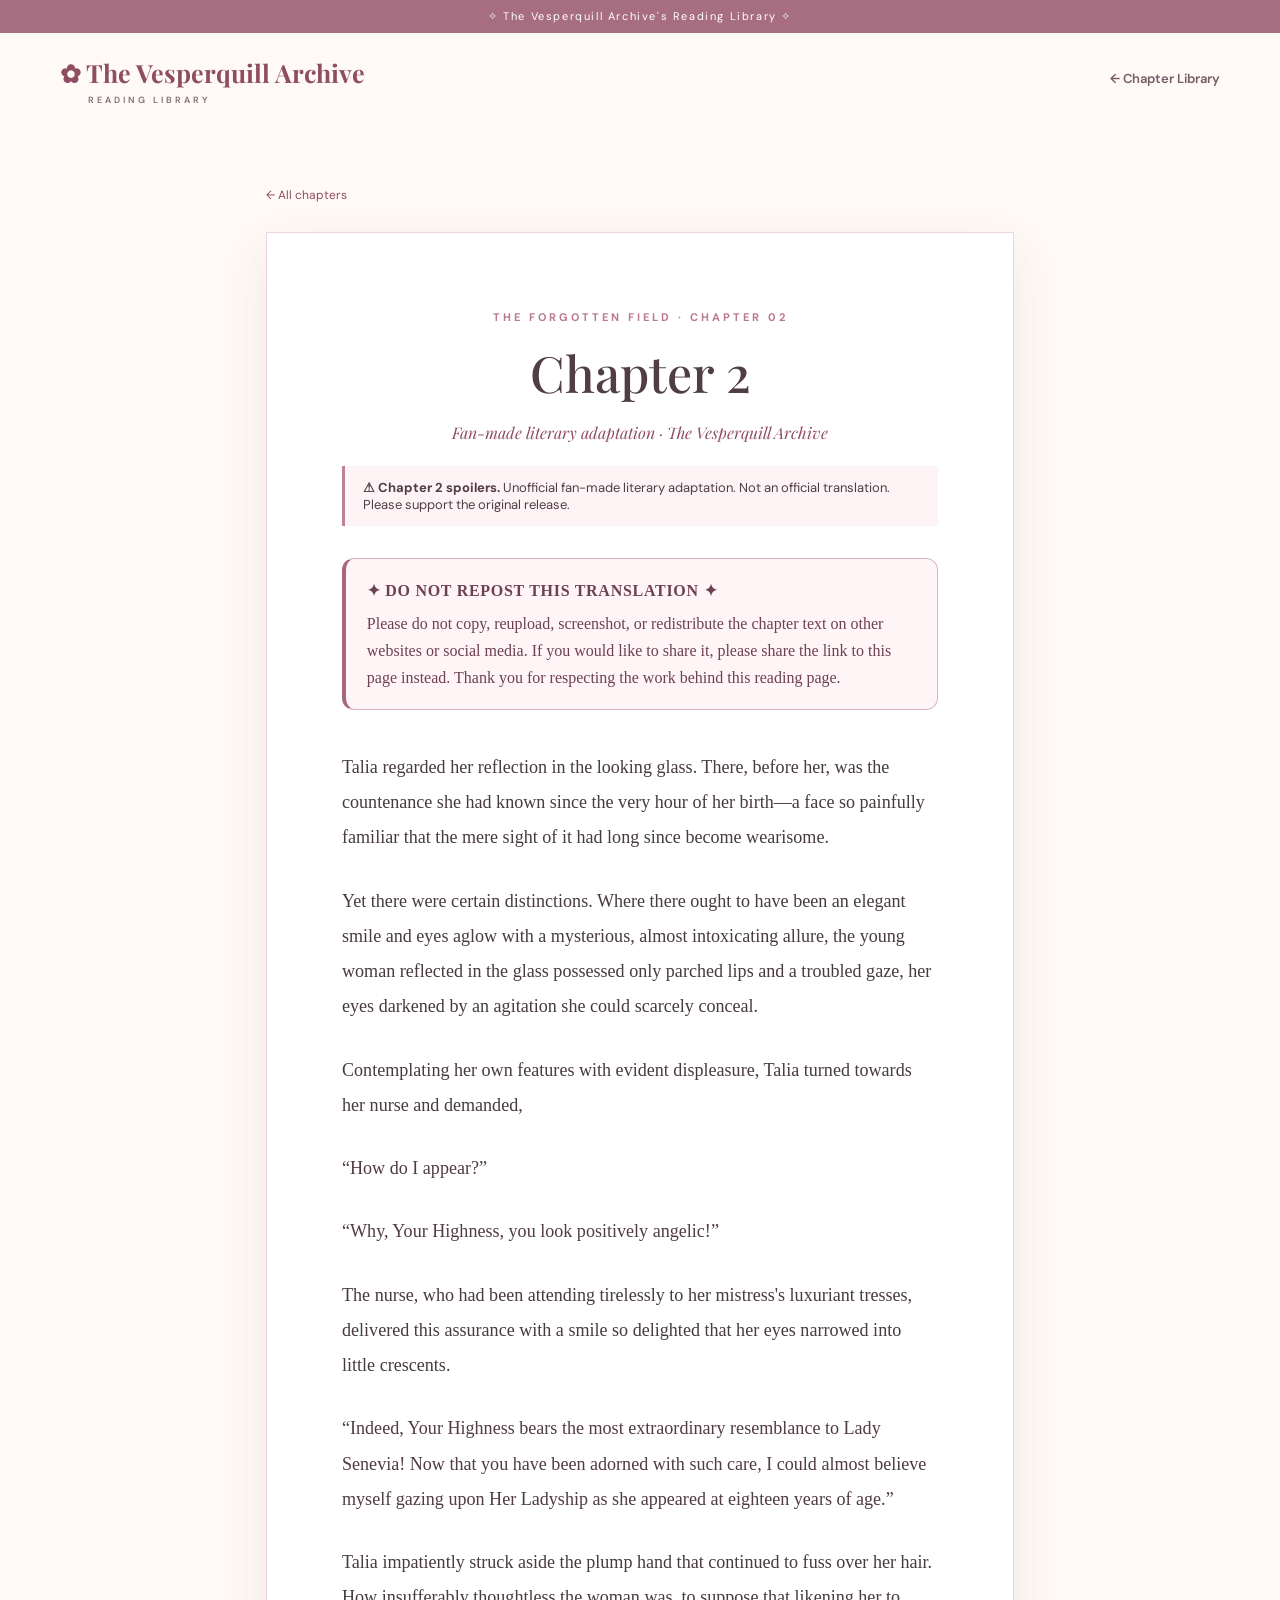
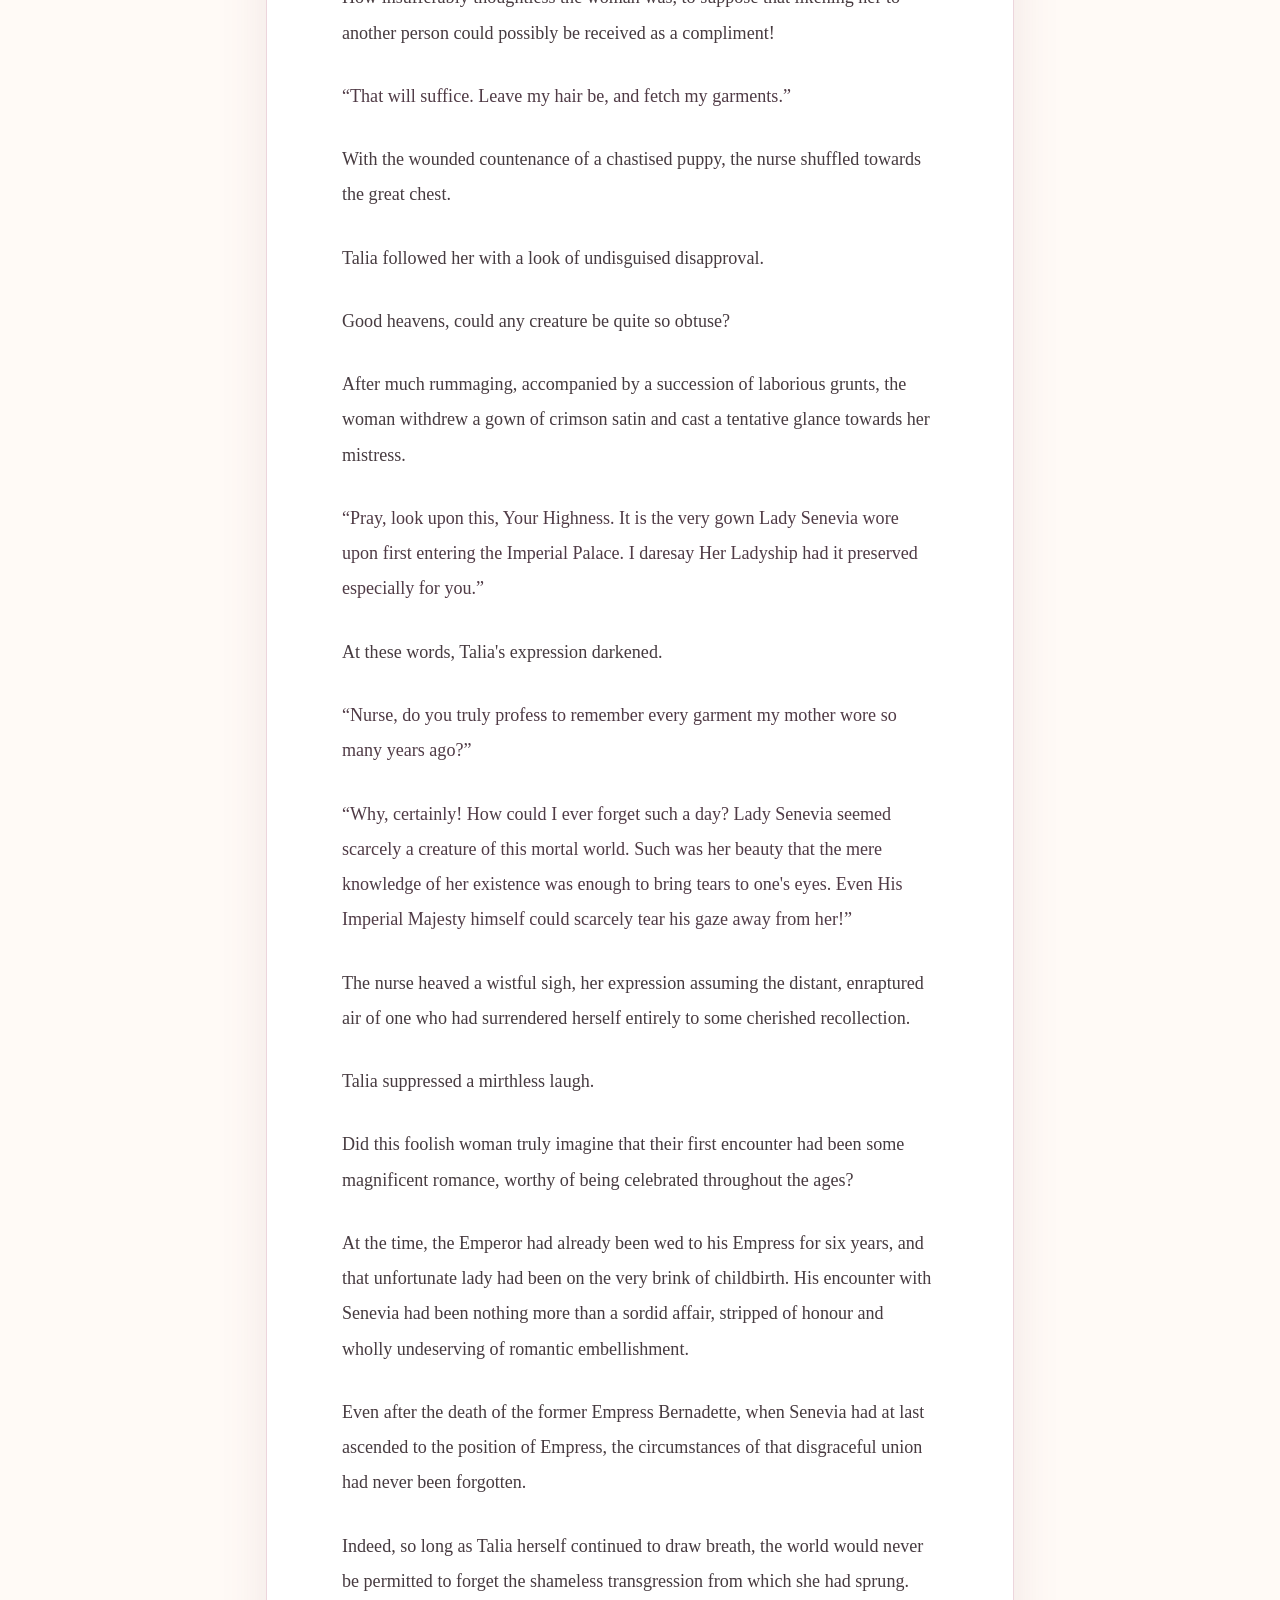
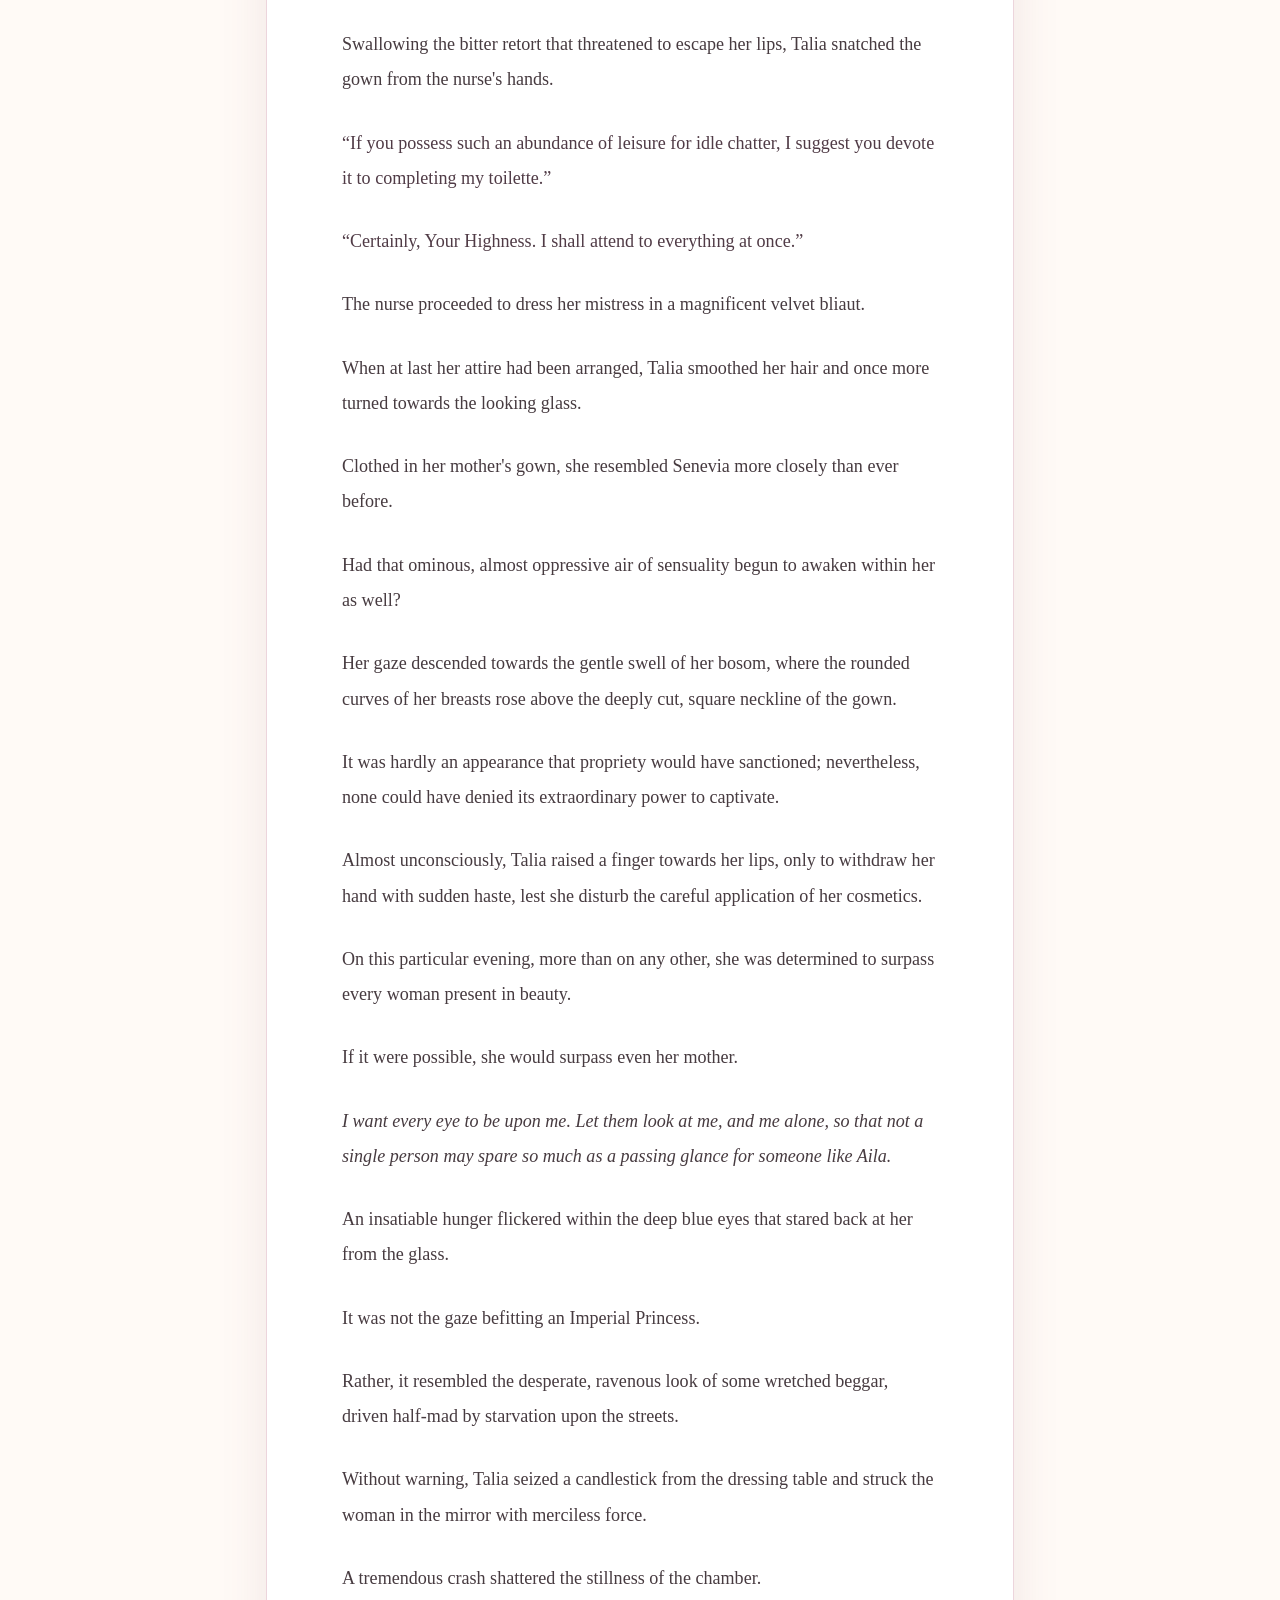
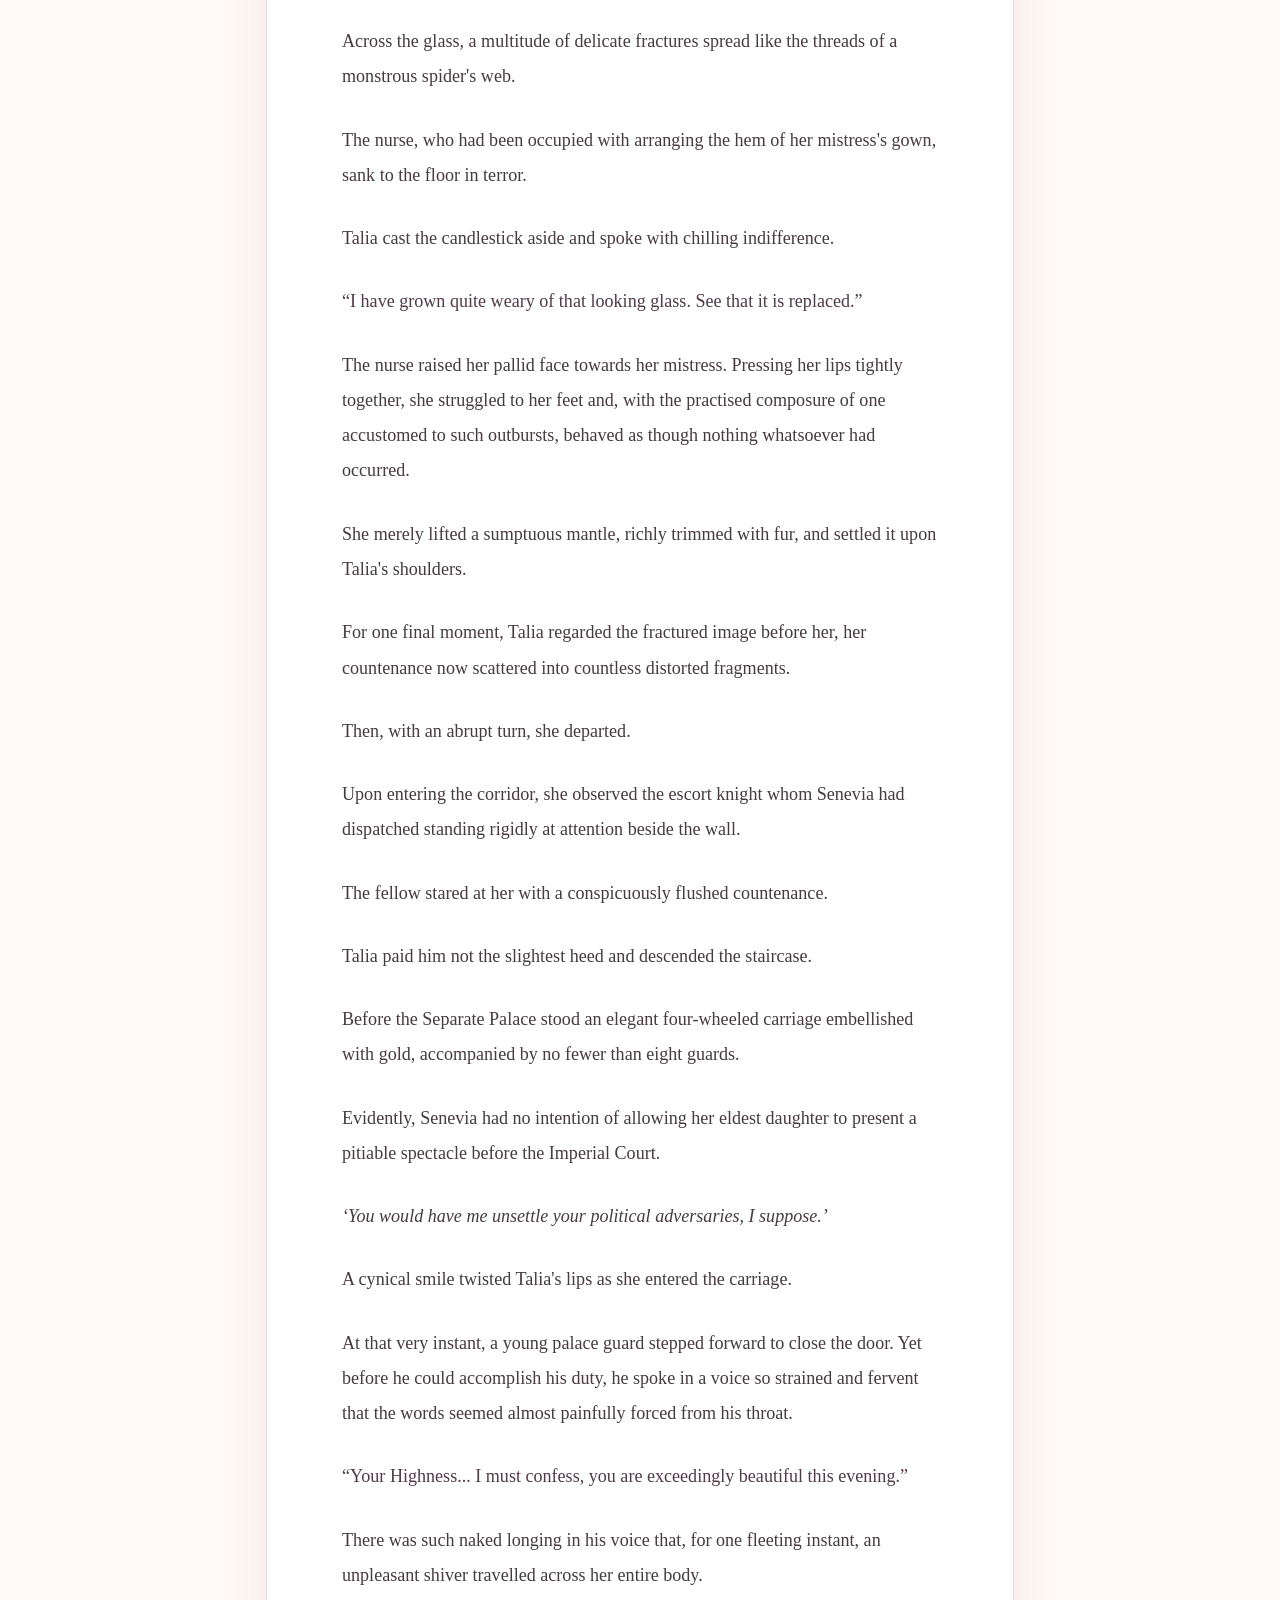
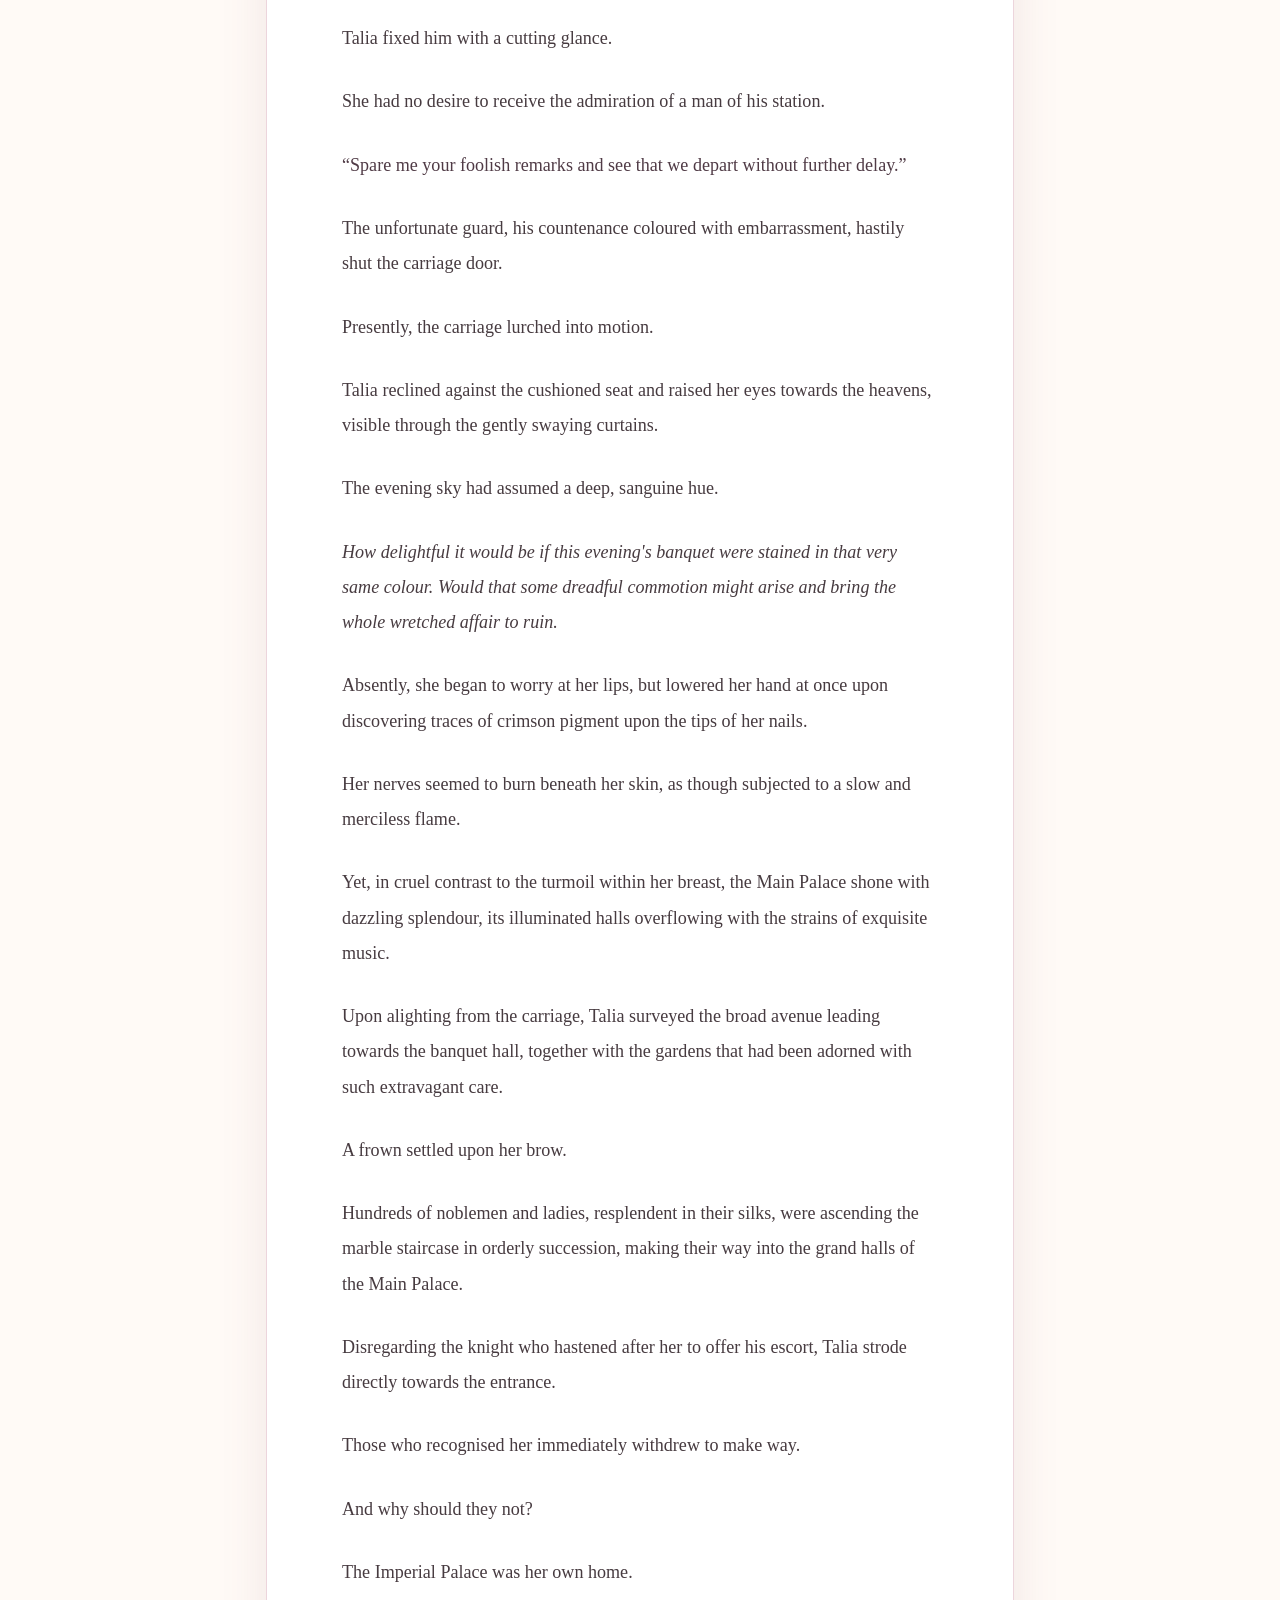
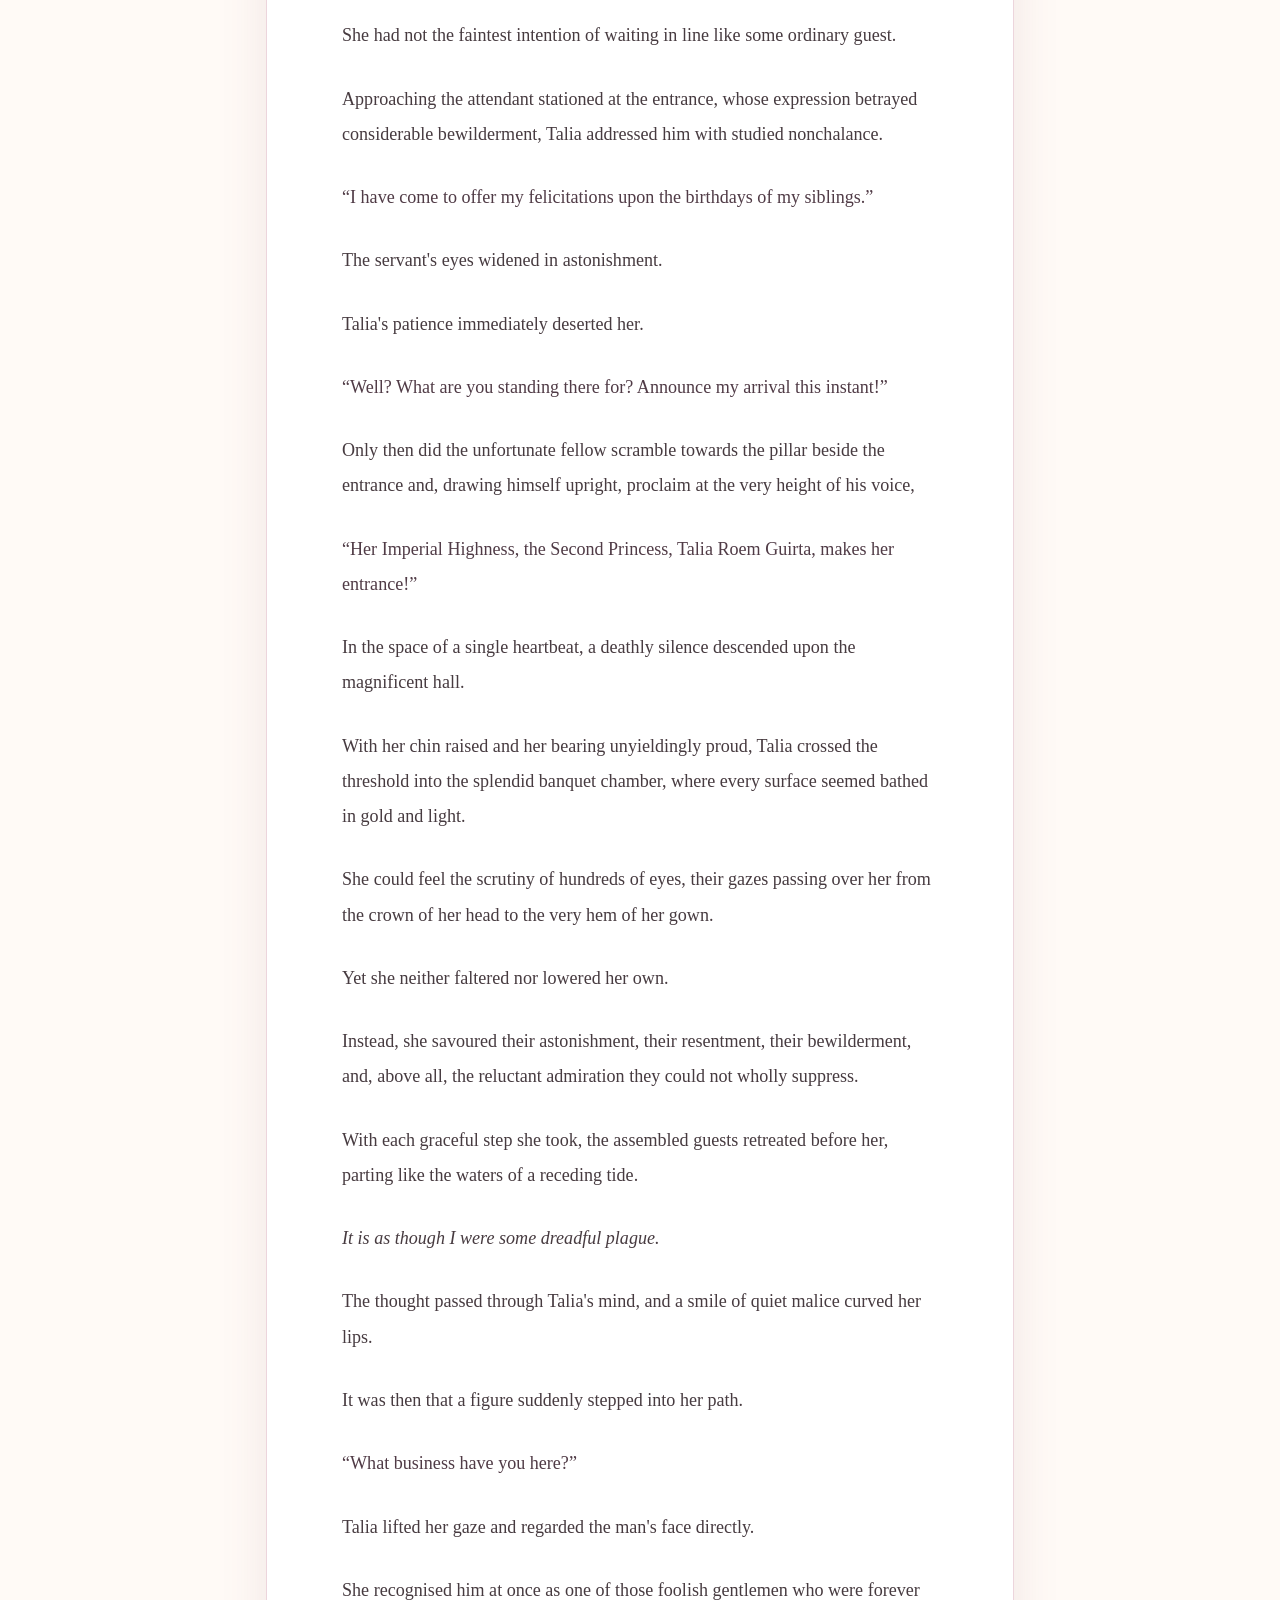
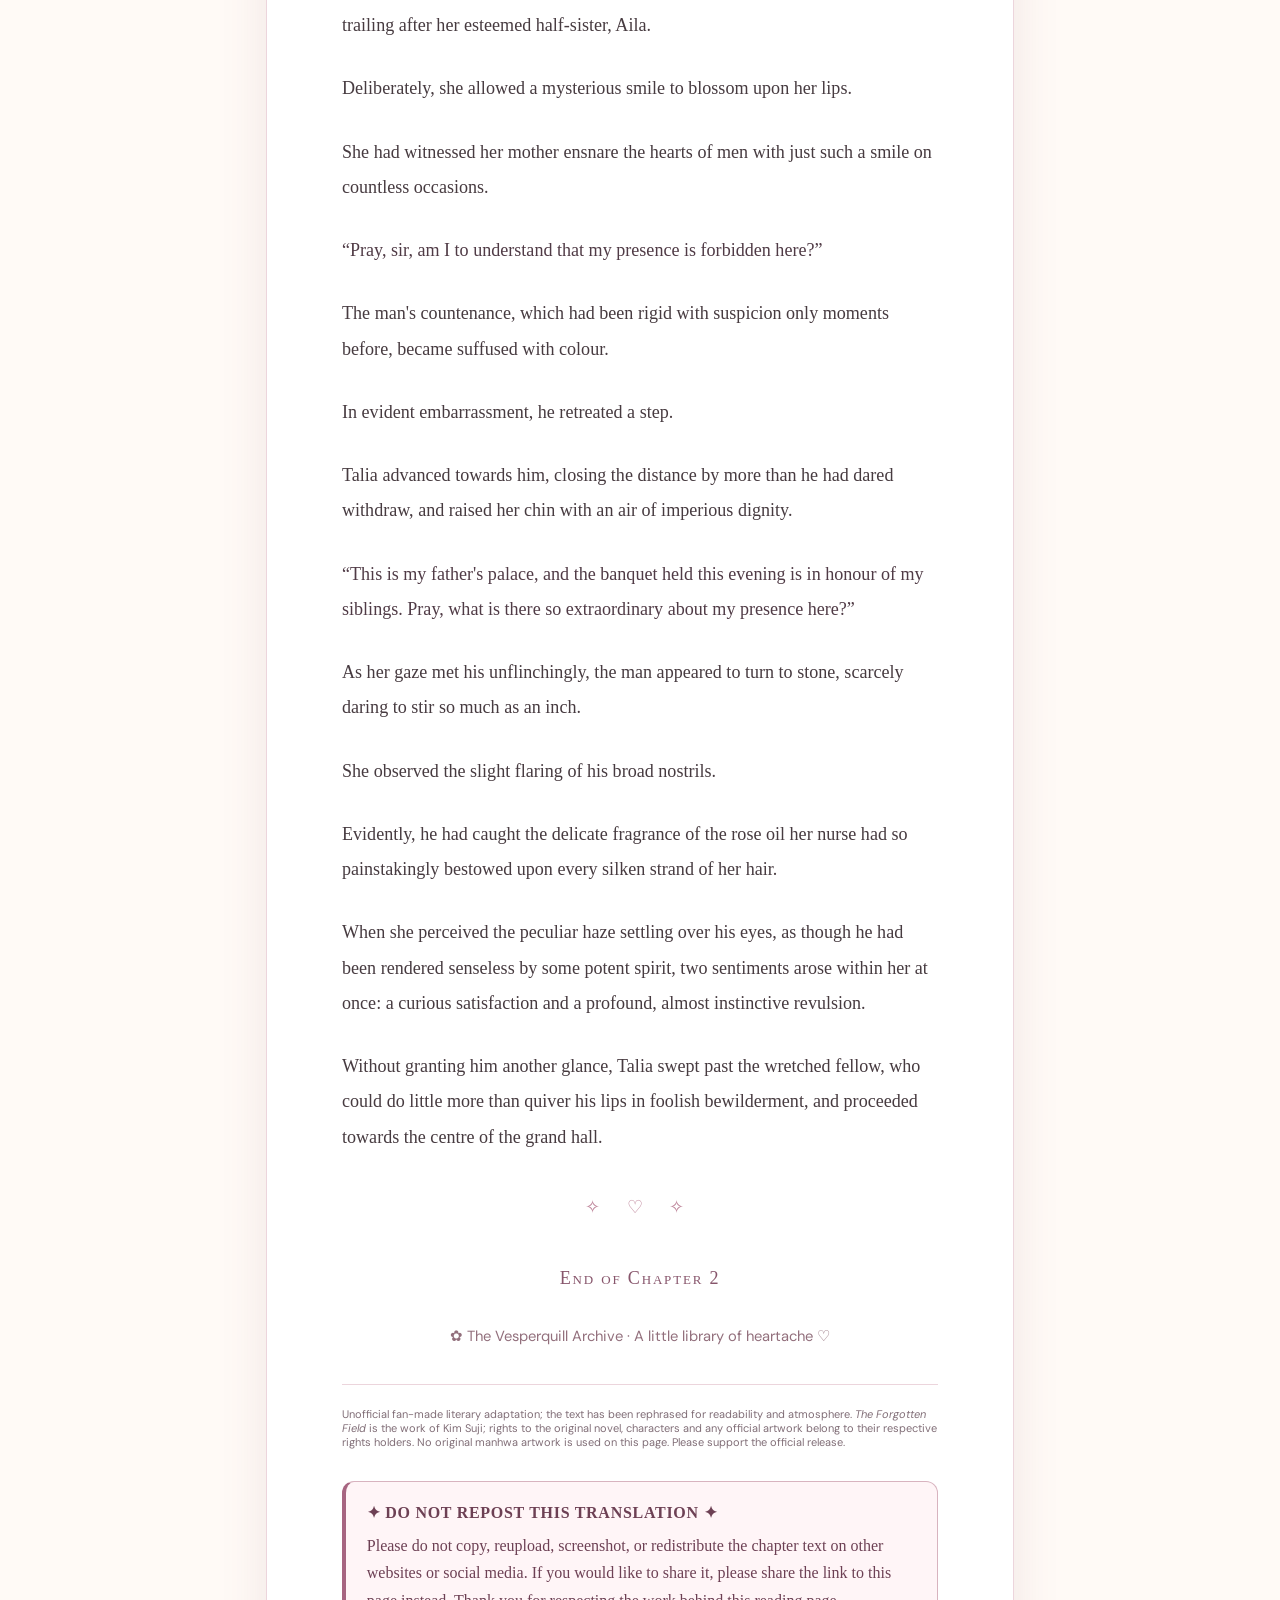
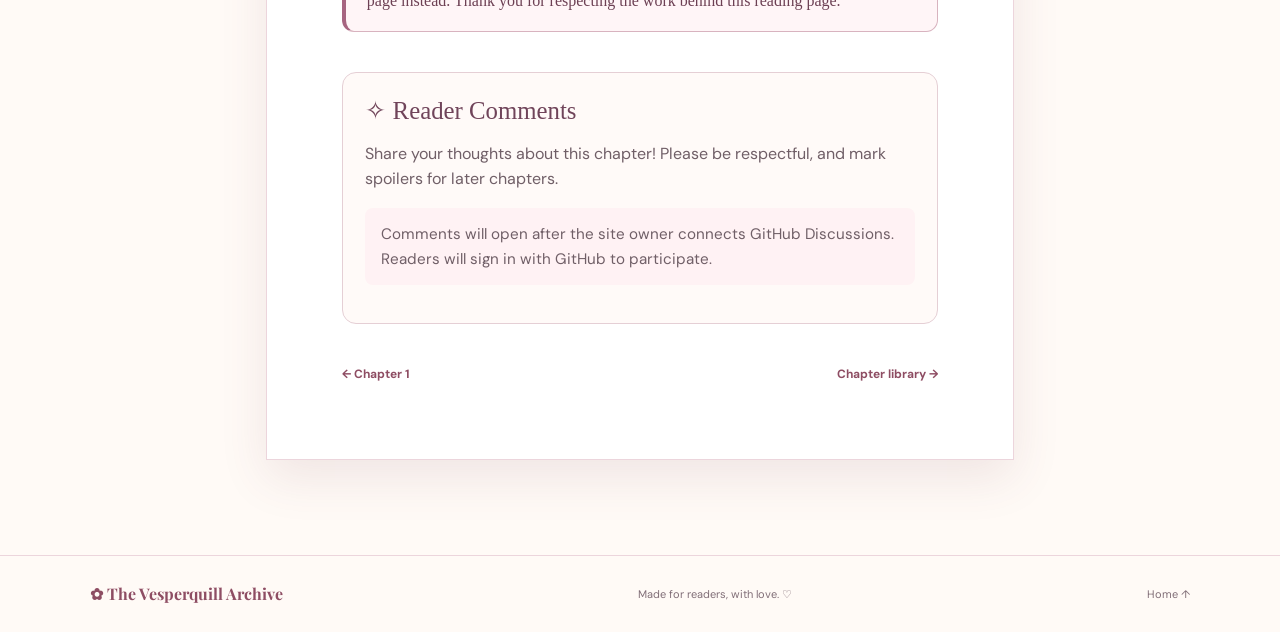
<file: chapters/chapter-2.html>
<!doctype html>
<html lang="en">
<head>
  <meta charset="utf-8">
  <meta name="viewport" content="width=device-width, initial-scale=1">
  <meta name="description" content="Chapter 2 of The Forgotten Field — The Vesperquill Archive Reading Library.">
  <title>Chapter 2 | The Vesperquill Archive</title>
  <link rel="stylesheet" href="../styles.css">
  <style>
    .novel-reading {max-width: 670px; margin: 2.5rem auto 0; color: #473b40; font-family: Georgia, 'Times New Roman', serif; font-size: 1.13rem; line-height: 1.95;}
    .novel-reading p {margin: 0 0 1.55em;}
    .novel-reading h2 {font-size: 1.4rem; margin: 2.6rem 0 1.1rem; line-height: 1.35; color: #7e4960; font-weight: normal; text-align: center;}
    .novel-reading .scene-break {text-align:center; color:#bd8298; margin:2.2rem 0; letter-spacing:.6em;}
    .reader-panel {overflow-wrap:break-word;}
    .chapter-credit {font-size:.92rem; color:#926f7c; text-align:center; margin-top:1.5rem;}
    .novel-reading .dialogue{color:#503b46;} .novel-reading .thought{font-style:italic;} .novel-reading .ending{text-align:center;color:#87556b;font-variant:small-caps;letter-spacing:.1em;}
    @media(max-width:600px){.novel-reading{font-size:1.06rem;line-height:1.85;margin-top:1.5rem}}
  </style>
</head>
<body>
  <div class="announcement">✧ The Vesperquill Archive's Reading Library ✧</div>
  <header class="header">
    <a class="brand" href="../index.html">✿ The Vesperquill Archive <span>READING LIBRARY</span></a>
    <nav style="display:flex"><a href="../index.html#chapters">← Chapter Library</a></nav>
  </header>
  <main class="reader">
    <a class="reader-top" href="../index.html#chapters">← All chapters</a>
    <article class="reader-panel">
      <span class="eyebrow">THE FORGOTTEN FIELD · CHAPTER 02</span>
      <h1>Chapter 2</h1>
      <p class="subtitle">Fan-made literary adaptation · The Vesperquill Archive</p>
      <div class="spoiler"><strong>⚠ Chapter 2 spoilers.</strong> Unofficial fan-made literary adaptation. Not an official translation. Please support the original release.</div>
      <aside class="repost-notice"><strong>✦ DO NOT REPOST THIS TRANSLATION ✦</strong>Please do not copy, reupload, screenshot, or redistribute the chapter text on other websites or social media. If you would like to share it, please share the link to this page instead. Thank you for respecting the work behind this reading page.</aside>
      <div class="novel-reading">
        <p>Talia regarded her reflection in the looking glass. There, before her, was the countenance she had known since the very hour of her birth—a face so painfully familiar that the mere sight of it had long since become wearisome.</p>
        <p>Yet there were certain distinctions. Where there ought to have been an elegant smile and eyes aglow with a mysterious, almost intoxicating allure, the young woman reflected in the glass possessed only parched lips and a troubled gaze, her eyes darkened by an agitation she could scarcely conceal.</p>
        <p>Contemplating her own features with evident displeasure, Talia turned towards her nurse and demanded,</p>
        <p class="dialogue">“How do I appear?”</p>
        <p class="dialogue">“Why, Your Highness, you look positively angelic!”</p>
        <p>The nurse, who had been attending tirelessly to her mistress&#x27;s luxuriant tresses, delivered this assurance with a smile so delighted that her eyes narrowed into little crescents.</p>
        <p class="dialogue">“Indeed, Your Highness bears the most extraordinary resemblance to Lady Senevia! Now that you have been adorned with such care, I could almost believe myself gazing upon Her Ladyship as she appeared at eighteen years of age.”</p>
        <p>Talia impatiently struck aside the plump hand that continued to fuss over her hair. How insufferably thoughtless the woman was, to suppose that likening her to another person could possibly be received as a compliment!</p>
        <p class="dialogue">“That will suffice. Leave my hair be, and fetch my garments.”</p>
        <p>With the wounded countenance of a chastised puppy, the nurse shuffled towards the great chest.</p>
        <p>Talia followed her with a look of undisguised disapproval.</p>
        <p>Good heavens, could any creature be quite so obtuse?</p>
        <p>After much rummaging, accompanied by a succession of laborious grunts, the woman withdrew a gown of crimson satin and cast a tentative glance towards her mistress.</p>
        <p class="dialogue">“Pray, look upon this, Your Highness. It is the very gown Lady Senevia wore upon first entering the Imperial Palace. I daresay Her Ladyship had it preserved especially for you.”</p>
        <p>At these words, Talia&#x27;s expression darkened.</p>
        <p class="dialogue">“Nurse, do you truly profess to remember every garment my mother wore so many years ago?”</p>
        <p class="dialogue">“Why, certainly! How could I ever forget such a day? Lady Senevia seemed scarcely a creature of this mortal world. Such was her beauty that the mere knowledge of her existence was enough to bring tears to one&#x27;s eyes. Even His Imperial Majesty himself could scarcely tear his gaze away from her!”</p>
        <p>The nurse heaved a wistful sigh, her expression assuming the distant, enraptured air of one who had surrendered herself entirely to some cherished recollection.</p>
        <p>Talia suppressed a mirthless laugh.</p>
        <p>Did this foolish woman truly imagine that their first encounter had been some magnificent romance, worthy of being celebrated throughout the ages?</p>
        <p>At the time, the Emperor had already been wed to his Empress for six years, and that unfortunate lady had been on the very brink of childbirth. His encounter with Senevia had been nothing more than a sordid affair, stripped of honour and wholly undeserving of romantic embellishment.</p>
        <p>Even after the death of the former Empress Bernadette, when Senevia had at last ascended to the position of Empress, the circumstances of that disgraceful union had never been forgotten.</p>
        <p>Indeed, so long as Talia herself continued to draw breath, the world would never be permitted to forget the shameless transgression from which she had sprung.</p>
        <p>Swallowing the bitter retort that threatened to escape her lips, Talia snatched the gown from the nurse&#x27;s hands.</p>
        <p class="dialogue">“If you possess such an abundance of leisure for idle chatter, I suggest you devote it to completing my toilette.”</p>
        <p class="dialogue">“Certainly, Your Highness. I shall attend to everything at once.”</p>
        <p>The nurse proceeded to dress her mistress in a magnificent velvet bliaut.</p>
        <p>When at last her attire had been arranged, Talia smoothed her hair and once more turned towards the looking glass.</p>
        <p>Clothed in her mother&#x27;s gown, she resembled Senevia more closely than ever before.</p>
        <p>Had that ominous, almost oppressive air of sensuality begun to awaken within her as well?</p>
        <p>Her gaze descended towards the gentle swell of her bosom, where the rounded curves of her breasts rose above the deeply cut, square neckline of the gown.</p>
        <p>It was hardly an appearance that propriety would have sanctioned; nevertheless, none could have denied its extraordinary power to captivate.</p>
        <p>Almost unconsciously, Talia raised a finger towards her lips, only to withdraw her hand with sudden haste, lest she disturb the careful application of her cosmetics.</p>
        <p>On this particular evening, more than on any other, she was determined to surpass every woman present in beauty.</p>
        <p>If it were possible, she would surpass even her mother.</p>
        <p class="thought">I want every eye to be upon me. Let them look at me, and me alone, so that not a single person may spare so much as a passing glance for someone like Aila.</p>
        <p>An insatiable hunger flickered within the deep blue eyes that stared back at her from the glass.</p>
        <p>It was not the gaze befitting an Imperial Princess.</p>
        <p>Rather, it resembled the desperate, ravenous look of some wretched beggar, driven half-mad by starvation upon the streets.</p>
        <p>Without warning, Talia seized a candlestick from the dressing table and struck the woman in the mirror with merciless force.</p>
        <p>A tremendous crash shattered the stillness of the chamber.</p>
        <p>Across the glass, a multitude of delicate fractures spread like the threads of a monstrous spider&#x27;s web.</p>
        <p>The nurse, who had been occupied with arranging the hem of her mistress&#x27;s gown, sank to the floor in terror.</p>
        <p>Talia cast the candlestick aside and spoke with chilling indifference.</p>
        <p class="dialogue">“I have grown quite weary of that looking glass. See that it is replaced.”</p>
        <p>The nurse raised her pallid face towards her mistress. Pressing her lips tightly together, she struggled to her feet and, with the practised composure of one accustomed to such outbursts, behaved as though nothing whatsoever had occurred.</p>
        <p>She merely lifted a sumptuous mantle, richly trimmed with fur, and settled it upon Talia&#x27;s shoulders.</p>
        <p>For one final moment, Talia regarded the fractured image before her, her countenance now scattered into countless distorted fragments.</p>
        <p>Then, with an abrupt turn, she departed.</p>
        <p>Upon entering the corridor, she observed the escort knight whom Senevia had dispatched standing rigidly at attention beside the wall.</p>
        <p>The fellow stared at her with a conspicuously flushed countenance.</p>
        <p>Talia paid him not the slightest heed and descended the staircase.</p>
        <p>Before the Separate Palace stood an elegant four-wheeled carriage embellished with gold, accompanied by no fewer than eight guards.</p>
        <p>Evidently, Senevia had no intention of allowing her eldest daughter to present a pitiable spectacle before the Imperial Court.</p>
        <p class="thought">‘You would have me unsettle your political adversaries, I suppose.’</p>
        <p>A cynical smile twisted Talia&#x27;s lips as she entered the carriage.</p>
        <p>At that very instant, a young palace guard stepped forward to close the door. Yet before he could accomplish his duty, he spoke in a voice so strained and fervent that the words seemed almost painfully forced from his throat.</p>
        <p class="dialogue">“Your Highness... I must confess, you are exceedingly beautiful this evening.”</p>
        <p>There was such naked longing in his voice that, for one fleeting instant, an unpleasant shiver travelled across her entire body.</p>
        <p>Talia fixed him with a cutting glance.</p>
        <p>She had no desire to receive the admiration of a man of his station.</p>
        <p class="dialogue">“Spare me your foolish remarks and see that we depart without further delay.”</p>
        <p>The unfortunate guard, his countenance coloured with embarrassment, hastily shut the carriage door.</p>
        <p>Presently, the carriage lurched into motion.</p>
        <p>Talia reclined against the cushioned seat and raised her eyes towards the heavens, visible through the gently swaying curtains.</p>
        <p>The evening sky had assumed a deep, sanguine hue.</p>
        <p class="thought">How delightful it would be if this evening&#x27;s banquet were stained in that very same colour. Would that some dreadful commotion might arise and bring the whole wretched affair to ruin.</p>
        <p>Absently, she began to worry at her lips, but lowered her hand at once upon discovering traces of crimson pigment upon the tips of her nails.</p>
        <p>Her nerves seemed to burn beneath her skin, as though subjected to a slow and merciless flame.</p>
        <p>Yet, in cruel contrast to the turmoil within her breast, the Main Palace shone with dazzling splendour, its illuminated halls overflowing with the strains of exquisite music.</p>
        <p>Upon alighting from the carriage, Talia surveyed the broad avenue leading towards the banquet hall, together with the gardens that had been adorned with such extravagant care.</p>
        <p>A frown settled upon her brow.</p>
        <p>Hundreds of noblemen and ladies, resplendent in their silks, were ascending the marble staircase in orderly succession, making their way into the grand halls of the Main Palace.</p>
        <p>Disregarding the knight who hastened after her to offer his escort, Talia strode directly towards the entrance.</p>
        <p>Those who recognised her immediately withdrew to make way.</p>
        <p>And why should they not?</p>
        <p>The Imperial Palace was her own home.</p>
        <p>She had not the faintest intention of waiting in line like some ordinary guest.</p>
        <p>Approaching the attendant stationed at the entrance, whose expression betrayed considerable bewilderment, Talia addressed him with studied nonchalance.</p>
        <p class="dialogue">“I have come to offer my felicitations upon the birthdays of my siblings.”</p>
        <p>The servant&#x27;s eyes widened in astonishment.</p>
        <p>Talia&#x27;s patience immediately deserted her.</p>
        <p class="dialogue">“Well? What are you standing there for? Announce my arrival this instant!”</p>
        <p>Only then did the unfortunate fellow scramble towards the pillar beside the entrance and, drawing himself upright, proclaim at the very height of his voice,</p>
        <p class="dialogue">“Her Imperial Highness, the Second Princess, Talia Roem Guirta, makes her entrance!”</p>
        <p>In the space of a single heartbeat, a deathly silence descended upon the magnificent hall.</p>
        <p>With her chin raised and her bearing unyieldingly proud, Talia crossed the threshold into the splendid banquet chamber, where every surface seemed bathed in gold and light.</p>
        <p>She could feel the scrutiny of hundreds of eyes, their gazes passing over her from the crown of her head to the very hem of her gown.</p>
        <p>Yet she neither faltered nor lowered her own.</p>
        <p>Instead, she savoured their astonishment, their resentment, their bewilderment, and, above all, the reluctant admiration they could not wholly suppress.</p>
        <p>With each graceful step she took, the assembled guests retreated before her, parting like the waters of a receding tide.</p>
        <p class="thought">It is as though I were some dreadful plague.</p>
        <p>The thought passed through Talia&#x27;s mind, and a smile of quiet malice curved her lips.</p>
        <p>It was then that a figure suddenly stepped into her path.</p>
        <p class="dialogue">“What business have you here?”</p>
        <p>Talia lifted her gaze and regarded the man&#x27;s face directly.</p>
        <p>She recognised him at once as one of those foolish gentlemen who were forever trailing after her esteemed half-sister, Aila.</p>
        <p>Deliberately, she allowed a mysterious smile to blossom upon her lips.</p>
        <p>She had witnessed her mother ensnare the hearts of men with just such a smile on countless occasions.</p>
        <p class="dialogue">“Pray, sir, am I to understand that my presence is forbidden here?”</p>
        <p>The man&#x27;s countenance, which had been rigid with suspicion only moments before, became suffused with colour.</p>
        <p>In evident embarrassment, he retreated a step.</p>
        <p>Talia advanced towards him, closing the distance by more than he had dared withdraw, and raised her chin with an air of imperious dignity.</p>
        <p class="dialogue">“This is my father&#x27;s palace, and the banquet held this evening is in honour of my siblings. Pray, what is there so extraordinary about my presence here?”</p>
        <p>As her gaze met his unflinchingly, the man appeared to turn to stone, scarcely daring to stir so much as an inch.</p>
        <p>She observed the slight flaring of his broad nostrils.</p>
        <p>Evidently, he had caught the delicate fragrance of the rose oil her nurse had so painstakingly bestowed upon every silken strand of her hair.</p>
        <p>When she perceived the peculiar haze settling over his eyes, as though he had been rendered senseless by some potent spirit, two sentiments arose within her at once: a curious satisfaction and a profound, almost instinctive revulsion.</p>
        <p>Without granting him another glance, Talia swept past the wretched fellow, who could do little more than quiver his lips in foolish bewilderment, and proceeded towards the centre of the grand hall.</p>
        <div class="scene-break">✧ ♡ ✧</div>
        <p class="ending">End of Chapter 2</p>
      </div>
      <p class="chapter-credit">✿ The Vesperquill Archive · A little library of heartache ♡</p>
      <div class="reader-disclaimer">Unofficial fan-made literary adaptation; the text has been rephrased for readability and atmosphere. <em>The Forgotten Field</em> is the work of Kim Suji; rights to the original novel, characters and any official artwork belong to their respective rights holders. No original manhwa artwork is used on this page. Please support the official release.</div>
      <aside class="repost-notice"><strong>✦ DO NOT REPOST THIS TRANSLATION ✦</strong>Please do not copy, reupload, screenshot, or redistribute the chapter text on other websites or social media. If you would like to share it, please share the link to this page instead. Thank you for respecting the work behind this reading page.</aside>
      <section class="chapter-comments" aria-label="Reader comments"><h2>✧ Reader Comments</h2><p>Share your thoughts about this chapter! Please be respectful, and mark spoilers for later chapters.</p><div id="giscus-comments"><p id="comments-setup-note" class="comments-setup">Comments will open after the site owner connects GitHub Discussions. Readers will sign in with GitHub to participate.</p></div></section>
      <div class="reader-nav"><a href="chapter-1.html">← Chapter 1</a><a href="../index.html#chapters">Chapter library →</a></div>
    </article>
  </main>
  <footer>✿ The Vesperquill Archive <span>Made for readers, with love. ♡</span><a href="../index.html">Home ↑</a></footer>
<script src="../comments-config.js"></script><script src="../comments.js"></script></body>
</html>
</file>
<file: styles.css>
@import url('https://fonts.googleapis.com/css2?family=DM+Sans:wght@400;500;600;700&family=Great+Vibes&family=Playfair+Display:ital,wght@0,400;0,500;0,600;0,700;1,400;1,500&display=swap');
:root{--pink:#b9798b;--rose:#8e4d63;--cream:#fffaf6;--paper:#fffdfb;--ink:#513d46;--muted:#816e77;--line:#ecd5dc;--shadow:0 18px 45px rgba(119,66,83,.11)}*{box-sizing:border-box}html{scroll-behavior:smooth}body{margin:0;background:var(--cream);color:var(--ink);font-family:'DM Sans',sans-serif;line-height:1.7}a{color:inherit;text-decoration:none}.announcement{background:#a76d80;color:white;text-align:center;padding:7px 12px;font-size:11px;letter-spacing:1.6px}.header{display:flex;align-items:center;justify-content:space-between;gap:20px;max-width:1220px;margin:auto;padding:19px 30px}.brand{font-family:'Playfair Display',serif;font-weight:700;font-size:25px;color:var(--rose);white-space:nowrap}.brand span{display:block;font:600 9px 'DM Sans',sans-serif;letter-spacing:3px;margin-left:28px;color:var(--muted)}nav{display:flex;gap:32px}nav a{font-size:13px;font-weight:600;color:#745c66}nav a:hover{color:var(--rose)}.menu{display:none;background:transparent;border:0;color:var(--rose);font-size:26px}.hero{position:relative;overflow:hidden;min-height:640px;background:radial-gradient(circle at 0 95%,#f2d7dd 0,transparent 38%),linear-gradient(115deg,#fffaf7,#f9e8eb);border-top:1px solid var(--line);border-bottom:1px solid var(--line);display:grid;grid-template-columns:1.15fr .85fr;align-items:center;gap:40px;padding:60px max(32px,calc((100vw - 1120px)/2))}.hero:before,.hero:after{content:'❀';position:absolute;color:#ddb5c0;opacity:.25;font-size:210px;pointer-events:none}.hero:before{left:-70px;bottom:-90px}.hero:after{right:-65px;top:-105px}.hero-copy,.cover-wrap{position:relative;z-index:1}.eyebrow{font-size:11px;letter-spacing:3px;font-weight:700;color:var(--pink)}h1,h2,h3{font-family:'Playfair Display',serif;line-height:1.2}h1{font-size:clamp(45px,5.5vw,77px);font-weight:500;letter-spacing:-2px;margin:24px 0 8px}h1 em{display:block;color:var(--rose);font-weight:400}.flourish{color:#c995a4;letter-spacing:3px;margin:22px 0}.hero-lead{font-family:'Playfair Display',serif;font-style:italic;font-size:23px;color:var(--rose)}.hero-copy>p:not(.hero-lead){max-width:480px;color:var(--muted);font-size:14px}.actions{display:flex;gap:12px;flex-wrap:wrap;margin-top:30px}.btn{padding:13px 22px;border-radius:4px;font-size:12px;font-weight:700;letter-spacing:.4px}.primary{background:var(--rose);color:white}.secondary{border:1px solid #cda5b1;color:var(--rose);background:#fff9f8}.btn:hover{filter:brightness(.95)}.mini{margin-top:30px;font-size:11px;color:#ad8591}.cover-wrap{max-width:345px;justify-self:center;width:100%}.cover-frame{position:relative;border:9px solid #fff;border-radius:180px 180px 10px 10px;box-shadow:var(--shadow);overflow:hidden;aspect-ratio:3/4.1;background:#caa7ad}.cover-frame img{width:100%;height:100%;object-fit:cover;object-position:center}.cover-label{position:absolute;bottom:0;left:0;right:0;text-align:center;padding:30px 5px 16px;background:linear-gradient(transparent,rgba(29,18,26,.85));color:white;font:600 17px 'Playfair Display',serif;letter-spacing:2px}.cover-label small{display:block;font:500 8px 'DM Sans',sans-serif;letter-spacing:2px;margin-top:4px}.cover-caption{text-align:center;color:#9b8490;font-size:10px;margin-top:10px}.library{max-width:1150px;margin:auto;padding:95px 30px}.section-top{text-align:center}.section-top h2,.about h2{font-size:clamp(30px,4vw,46px);font-weight:500;margin:14px 0}.section-top p{color:var(--muted);font-size:14px}.controls{display:flex;justify-content:space-between;align-items:center;gap:20px;margin:45px 0 25px}.search{display:flex;align-items:center;gap:12px;border:1px solid var(--line);background:white;border-radius:7px;padding:12px 17px;max-width:460px;flex:1;color:var(--rose)}.search span{font-size:24px;line-height:1}.search input{width:100%;outline:0;border:0;font:13px 'DM Sans',sans-serif;color:var(--ink)}.count{font-size:12px;color:var(--muted)}.chapter-grid{display:grid;grid-template-columns:repeat(3,minmax(0,1fr));gap:20px}.chapter-card{background:var(--paper);padding:29px;border:1px solid var(--line);border-radius:10px;box-shadow:0 6px 24px rgba(119,66,83,.04);transition:transform .2s,box-shadow .2s}.chapter-card:hover{transform:translateY(-4px);box-shadow:var(--shadow)}.chapter-kicker{color:var(--pink);letter-spacing:2px;font-size:10px;font-weight:700}.chapter-card h3{font-size:23px;font-weight:500;margin:18px 0 10px}.chapter-card p{color:var(--muted);font-size:13px;min-height:45px}.chapter-link{display:inline-block;color:var(--rose);font-size:12px;font-weight:700;margin-top:14px}.empty,.note{text-align:center;color:var(--muted);font-size:13px;margin-top:35px}.about{background:#f5e3e7;padding:80px 24px}.about-card{max-width:780px;margin:auto;text-align:center;border:1px solid #d9aebc;background:rgba(255,253,251,.6);padding:55px 60px;outline:7px solid rgba(255,255,255,.35)}.about-card p{font-size:14px;color:#715763}.signature{font-family:'Great Vibes',cursive;font-size:30px!important;color:var(--rose)!important}.credits{max-width:920px;margin:auto;padding:70px 30px}.credits h2{font-size:28px;font-weight:500}.credits p{font-size:12px;color:var(--muted)}footer{border-top:1px solid var(--line);padding:24px max(25px,calc((100vw - 1100px)/2));display:flex;justify-content:space-between;align-items:center;gap:15px;color:var(--rose);font-family:'Playfair Display',serif;font-weight:700}footer span,footer a{font:11px 'DM Sans',sans-serif;color:var(--muted)}.reader{max-width:800px;margin:55px auto 95px;padding:0 26px}.reader-top{color:var(--rose);font-size:12px}.reader-panel{margin-top:25px;background:white;border:1px solid var(--line);box-shadow:var(--shadow);padding:clamp(25px,6vw,75px)}.reader-panel .eyebrow{text-align:center;display:block}.reader-panel h1{font-size:clamp(34px,5vw,50px);text-align:center;letter-spacing:0;margin:16px 0}.reader-panel .subtitle{text-align:center;font-family:'Playfair Display',serif;color:var(--rose);font-style:italic}.reader-body{font-family:'Playfair Display',serif;font-size:18px;line-height:2;color:#59454e;margin-top:38px}.reader-body p{margin:0 0 25px}.spoiler{background:#fff4f5;border-left:3px solid #bf8395;padding:13px 18px;font:13px 'DM Sans',sans-serif;margin:20px 0}.reader-nav{display:flex;justify-content:space-between;gap:10px;margin-top:40px}.reader-nav a{color:var(--rose);font-size:12px;font-weight:700}.reader-nav .disabled{color:#b7a6ae}.reader-disclaimer{font:11px 'DM Sans',sans-serif;color:var(--muted);border-top:1px solid var(--line);padding-top:22px;margin-top:35px}@media(max-width:800px){.hero{grid-template-columns:1fr;text-align:center;padding:55px 25px}.hero-copy>p:not(.hero-lead){margin-left:auto;margin-right:auto}.actions{justify-content:center}.cover-wrap{max-width:280px}.chapter-grid{grid-template-columns:repeat(2,minmax(0,1fr))}.header{padding:15px 20px}.menu{display:block}nav{display:none;position:absolute;top:104px;left:0;right:0;z-index:10;background:var(--cream);padding:22px;box-shadow:var(--shadow);flex-direction:column;gap:18px}nav.open{display:flex}}@media(max-width:550px){.chapter-grid{grid-template-columns:1fr}.controls{align-items:stretch;flex-direction:column}.count{text-align:right}.library{padding:65px 20px}.about-card{padding:35px 22px}footer{flex-wrap:wrap}.reader{margin-top:30px}}

/* Original text-only floral cover, no copyrighted images */
.cover-frame{background:radial-gradient(circle at 50% 30%,#fff9f5 0%,#f6dbe3 52%,#dcaebd 100%);border:9px solid white;}
.ornate-art{height:100%;display:flex;flex-direction:column;align-items:center;justify-content:center;text-align:center;color:#98576d;border:2px solid rgba(166,99,120,.4);margin:13px;border-radius:160px 160px 4px 4px;padding:20px 8px;gap:12px;}
.ornate-top{font-size:25px;letter-spacing:12px}.ornate-flower{font-size:100px;line-height:1;color:#c17c94;text-shadow:0 4px 15px #fff}.ornate-name{font:italic 37px Georgia,serif}.ornate-line{letter-spacing:9px}.ornate-bottom{font-size:9px;letter-spacing:2px}.cover-label{background:linear-gradient(transparent,rgba(105,49,75,.82));}

/* Reader notices and chapter discussions */
.repost-notice{margin:2rem 0;padding:1.1rem 1.3rem;border:1px solid #d8b3bf;border-left:4px solid #a76581;border-radius:12px;background:#fff5f7;color:#6d4054;font-family:Georgia,serif;line-height:1.7}
.repost-notice strong{display:block;letter-spacing:.045em;margin-bottom:.35rem}
.chapter-comments{margin:2.5rem 0 1rem;padding:1.4rem;border:1px solid #e5cfd5;border-radius:14px;background:#fffaf8}
.chapter-comments h2{font:normal 1.55rem Georgia,serif;color:#70445a;margin:0 0 .5rem}
.chapter-comments p{color:#705f67;line-height:1.6}
.comments-setup{font-size:.95rem;background:#fff2f4;border-radius:8px;padding:.9rem 1rem}
</file>
